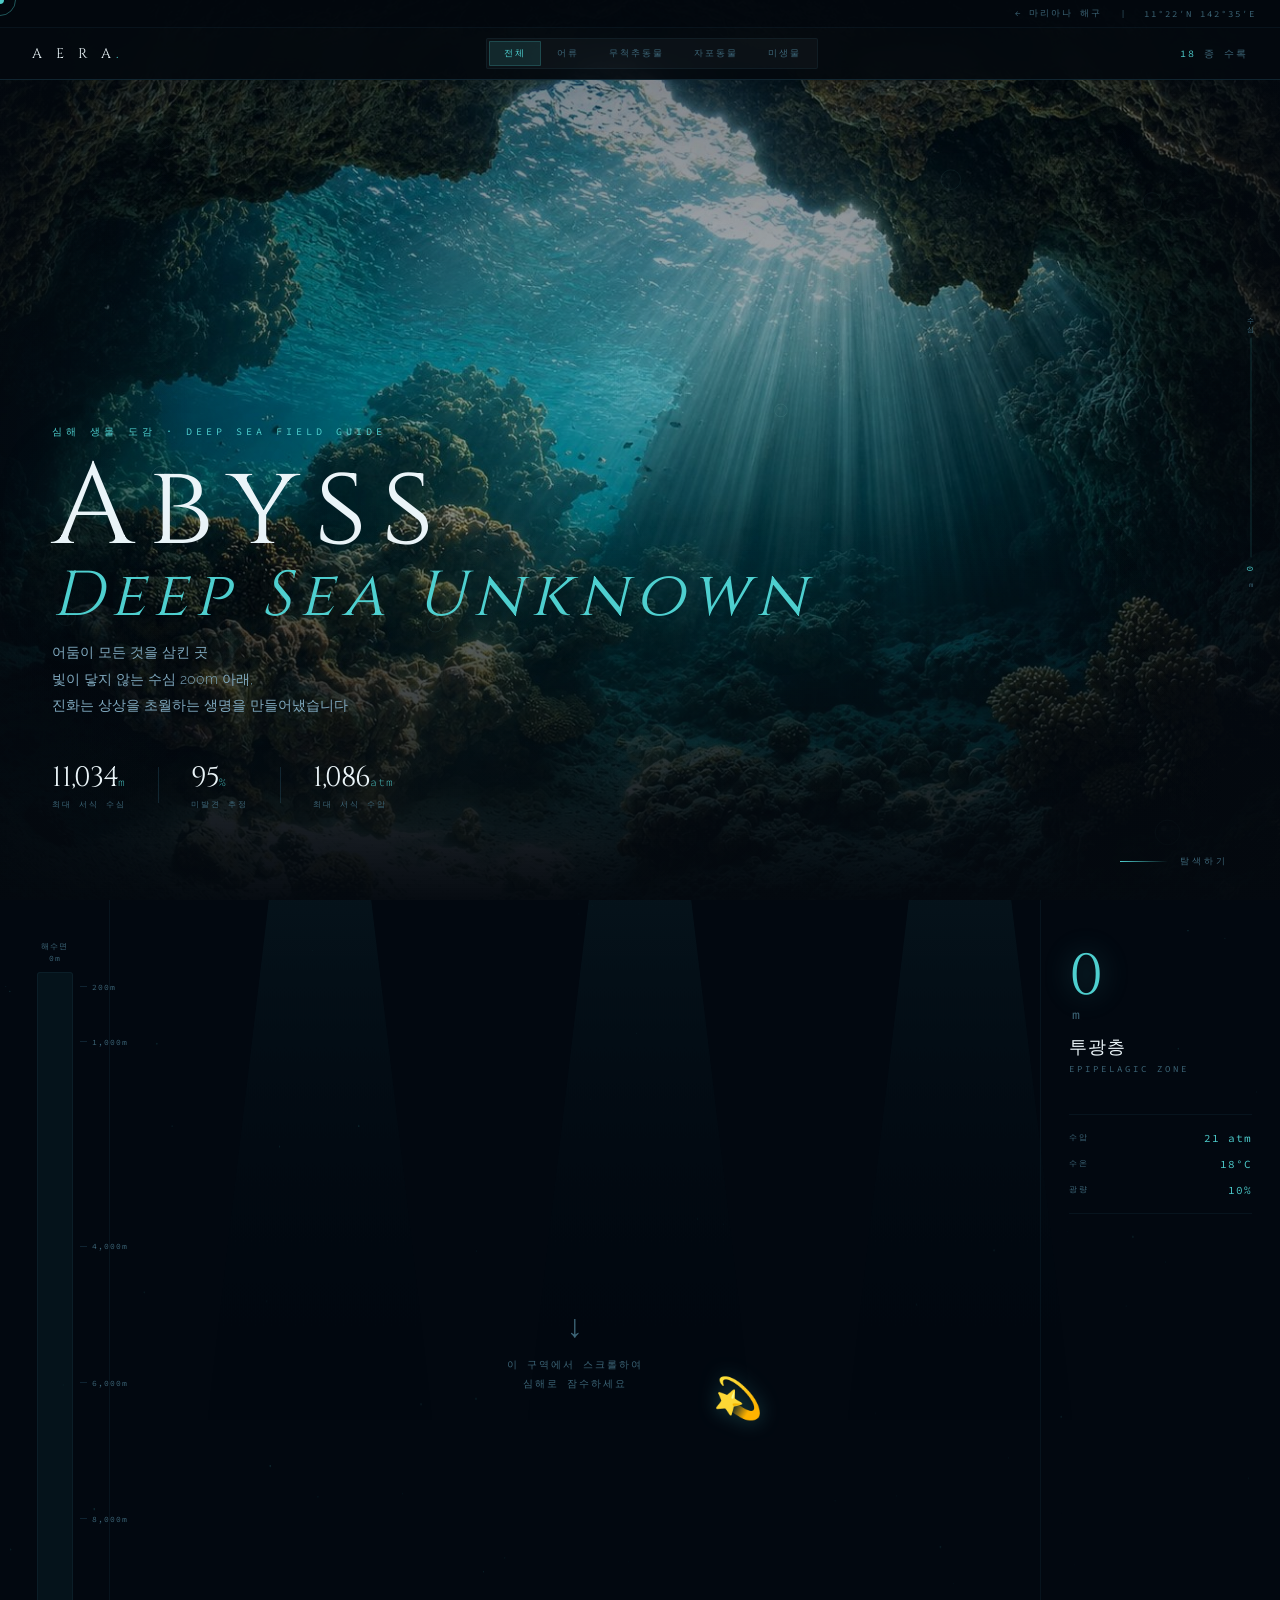
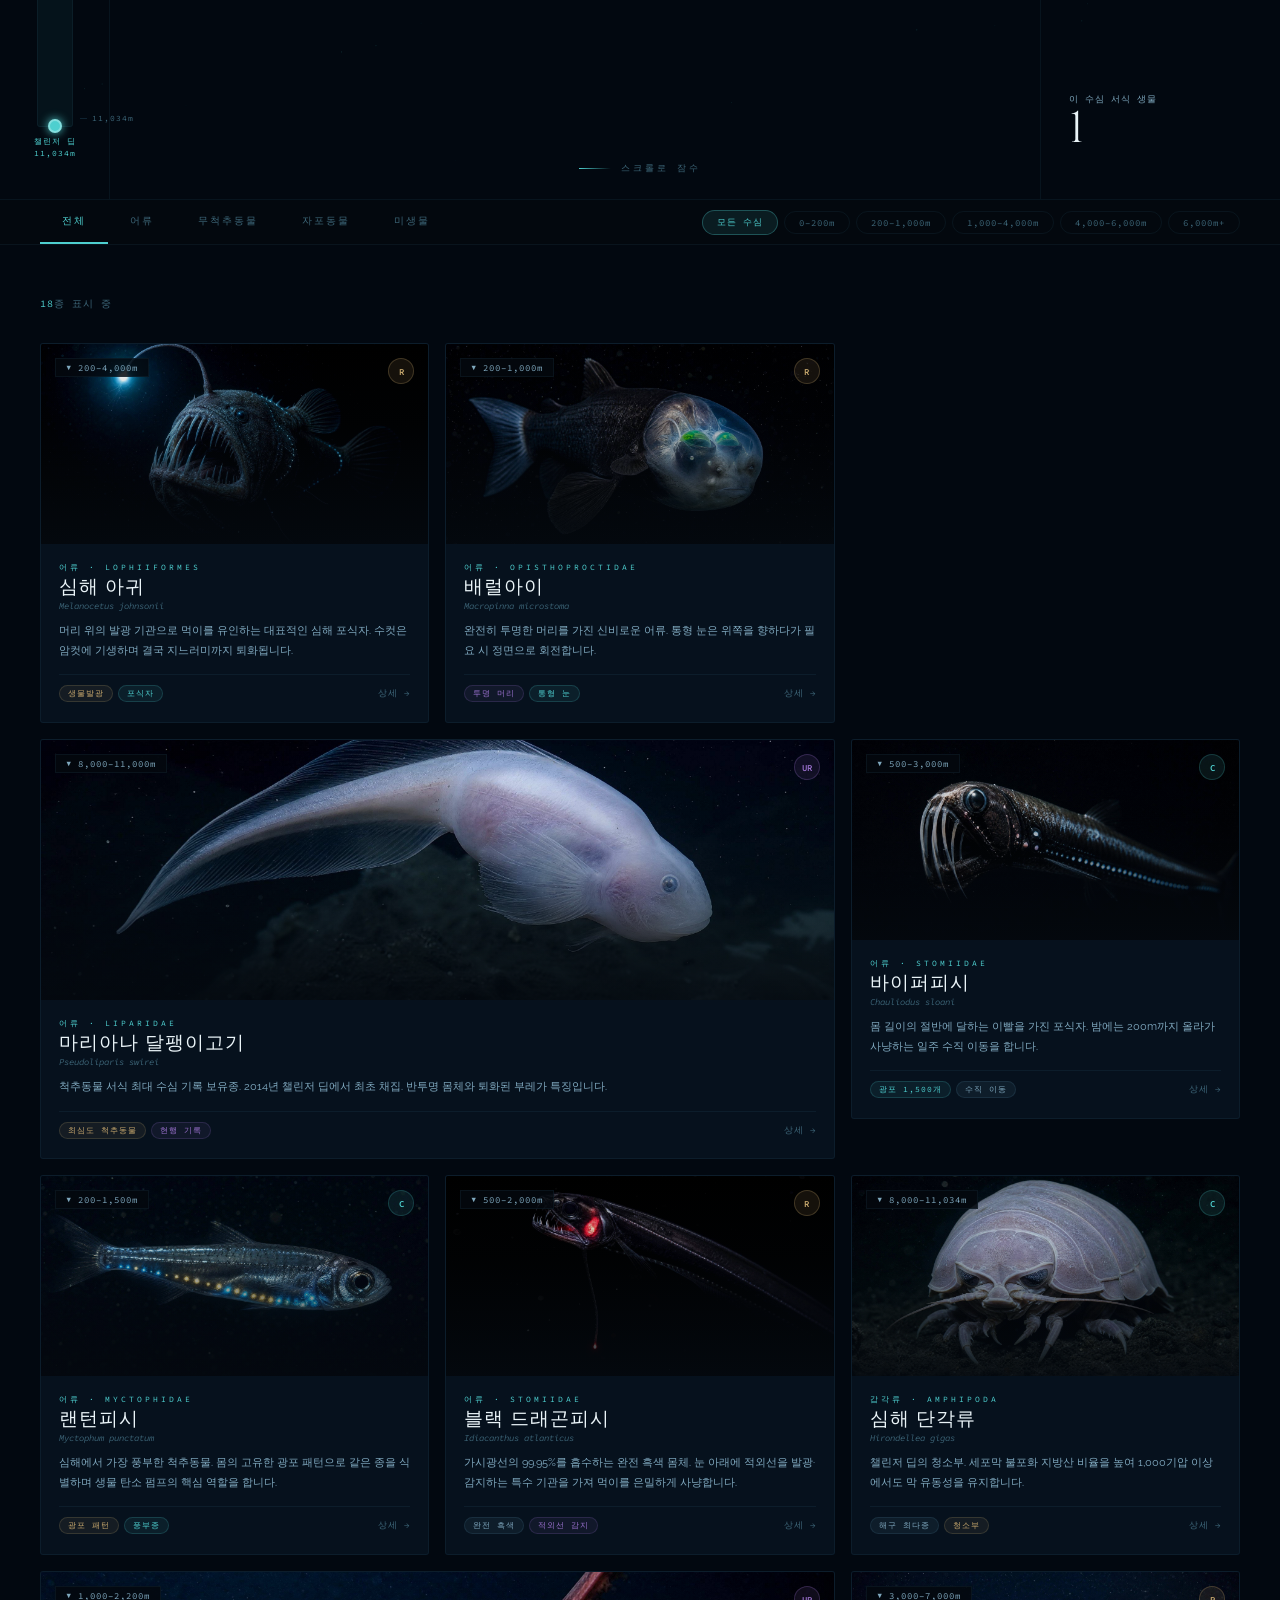
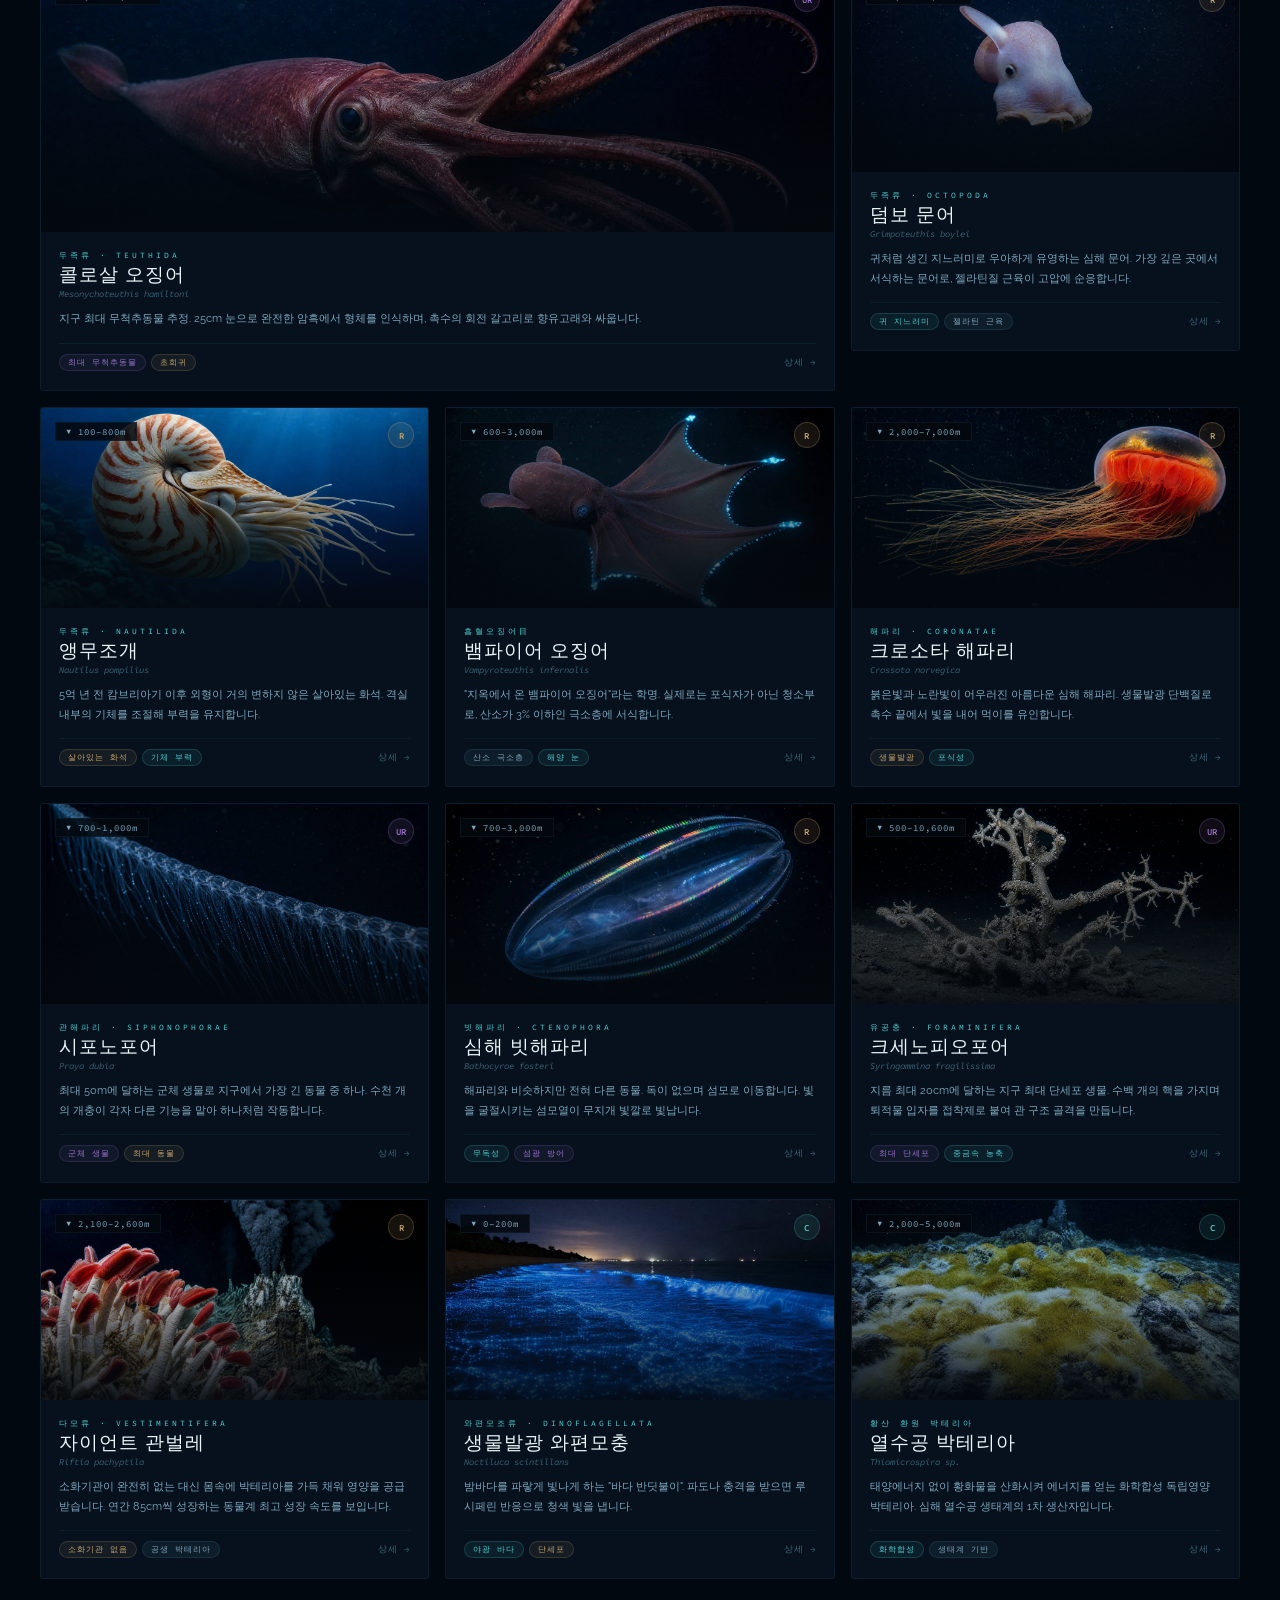
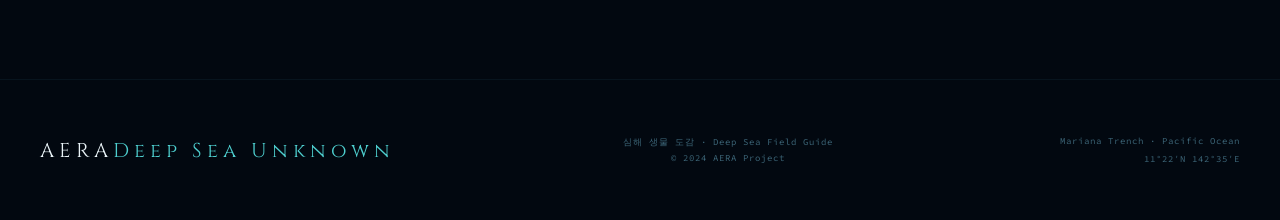
<file: abis/index.html>
<!DOCTYPE html>
<html lang="ko">
<head>
  <meta charset="UTF-8"/>
  <meta name="viewport" content="width=device-width, initial-scale=1.0"/>
  <title>AERA — 심해 생물 도감</title>
  <link href="https://fonts.googleapis.com/css2?family=Cinzel:wght@300;400;600&family=Raleway:ital,wght@0,200;0,300;0,400;1,200;1,300&family=Source+Code+Pro:wght@300;400&display=swap" rel="stylesheet"/>
  <style>
    :root {
      --bg:#04090f; --bg2:#071018;
      --panel:rgba(8,20,34,.82); --panel2:rgba(5,14,24,.92);
      --border:rgba(80,160,200,.18); --border2:rgba(80,160,200,.08);
      --cyan:#4ecfcf; --cyan2:#2ab8d0;
      --gold:#c8a96e; --violet:#9b72cf;
      --text:#c8dde8; --text2:#7fa8be; --text3:#3d6678; --white:#eaf4f8;
      --serif:'Cinzel',Georgia,serif;
      --sans:'Raleway',sans-serif;
      --mono:'Source Code Pro',monospace;
    }
    *,*::before,*::after{margin:0;padding:0;box-sizing:border-box;}
    html{scroll-behavior:smooth;}
    body{
      background-color:#020810;
      color:var(--text);font-family:var(--sans);overflow-x:hidden;cursor:none;
    }
    #hero-bubble{display:none;}
    /* 전체 화면 버블 캔버스 */
    #global-bubble{
      position:fixed;inset:0;
      width:100%;height:100%;
      pointer-events:none;
      z-index:1;
    }
    /* 히어로 — 발광 식물 배경 */
    .hero-bg-img{
      position:absolute;inset:0;z-index:0;
      background:url('hero-bg.jpg') center center/cover no-repeat;
    }
    /* 수심 슬라이더 ~ 끝까지 — 심해 어비스 배경 */
    #depth-slider-section,
    .filter-bar,
    .grid-section,
    .site-footer{
      position:relative;
    }
    #depth-bg{
      position:fixed;
      top:0;left:0;right:0;bottom:0;
      z-index:-1;
      background:url('bg-abyss.png') center top/cover no-repeat;
      opacity:0;
      transition:opacity .8s ease;
    }
    #depth-bg.visible{ opacity:1; }

    /* 커서 */
    #cur{position:fixed;width:8px;height:8px;background:var(--cyan);border-radius:50%;pointer-events:none;z-index:9999;transform:translate(-50%,-50%);mix-blend-mode:exclusion;transition:width .2s,height .2s;}
    #cur-ring{position:fixed;width:32px;height:32px;border:1px solid rgba(78,207,207,.4);border-radius:50%;pointer-events:none;z-index:9998;transform:translate(-50%,-50%);}

    /* 유틸바 */
    .util-bar{position:fixed;top:0;left:0;right:0;z-index:300;height:28px;background:rgba(3,8,14,.97);border-bottom:1px solid var(--border2);display:flex;align-items:center;justify-content:flex-end;padding:0 24px;gap:20px;}
    .util-bar a{font-family:var(--mono);font-size:9px;letter-spacing:2px;color:var(--text3);text-decoration:none;text-transform:uppercase;transition:color .3s;}
    .util-bar a:hover{color:var(--cyan);}
    .util-sep{color:var(--text3);font-size:9px;}

    /* NAV */
    nav{position:fixed;top:28px;left:0;right:0;z-index:290;height:52px;padding:0 32px;display:flex;align-items:center;justify-content:space-between;background:rgba(4,9,15,.92);backdrop-filter:blur(12px);border-bottom:1px solid var(--border);}
    .nav-logo{font-family:var(--serif);font-size:14px;font-weight:300;letter-spacing:5px;color:var(--white);text-decoration:none;}
    .nav-logo span{color:var(--cyan);}
    .nav-tabs{display:flex;align-items:center;gap:2px;background:rgba(255,255,255,.03);border:1px solid var(--border2);border-radius:2px;padding:2px;}
    .nav-tab{font-family:var(--mono);font-size:9px;letter-spacing:2px;text-transform:uppercase;color:var(--text3);padding:5px 14px;cursor:pointer;border-radius:1px;transition:all .25s;background:transparent;border:none;}
    .nav-tab:hover{color:var(--text);}
    .nav-tab.active{background:rgba(78,207,207,.12);color:var(--cyan);border:1px solid rgba(78,207,207,.2);}
    .nav-right{display:flex;align-items:center;gap:12px;}
    .nav-count{font-family:var(--mono);font-size:10px;letter-spacing:2px;color:var(--text3);}
    .nav-count b{color:var(--cyan);font-weight:400;}

    /* HERO */
    .hero{position:relative;height:100vh;display:flex;flex-direction:column;justify-content:flex-end;padding:0 52px 90px;overflow:hidden;}
    .hero-bg-img{position:absolute;inset:0;z-index:0;background:url('hero-bg.jpg') center center/cover no-repeat;}
    .hero-bg-overlay{position:absolute;inset:0;z-index:1;background:radial-gradient(ellipse 70% 60% at 50% 40%,rgba(0,15,25,.3) 0%,rgba(0,8,18,.65) 100%);}
    #hero-bubble{position:absolute;inset:0;width:100%;height:100%;z-index:2;pointer-events:none;}
    .hero-fog{position:absolute;bottom:0;left:0;right:0;height:45%;background:linear-gradient(to top,rgba(4,9,15,.97) 0%,rgba(4,9,15,.5) 45%,transparent 100%);z-index:3;pointer-events:none;}
    .hero-fog-l{position:absolute;top:0;left:0;bottom:0;width:15%;background:linear-gradient(to right,rgba(4,9,15,.7) 0%,transparent 100%);z-index:3;pointer-events:none;}
    .hero-fog-r{position:absolute;top:0;right:0;bottom:0;width:15%;background:linear-gradient(to left,rgba(4,9,15,.7) 0%,transparent 100%);z-index:3;pointer-events:none;}
    .hero-content{position:relative;z-index:4;}
    .hero-eyebrow{font-family:var(--mono);font-size:10px;letter-spacing:4px;text-transform:uppercase;color:var(--cyan);margin-bottom:18px;opacity:0;animation:fadeUp .8s .3s forwards;}
    .hero-title{font-family:var(--serif);font-size:clamp(56px,9vw,120px);font-weight:300;line-height:.9;letter-spacing:14px;color:var(--white);text-shadow:0 0 80px rgba(78,207,207,.35);margin-bottom:14px;opacity:0;animation:fadeUp 1s .5s forwards;}
    .hero-title em{font-style:italic;color:var(--cyan);font-size:.55em;letter-spacing:8px;display:block;margin-top:8px;}
    .hero-desc{font-size:14px;font-weight:300;line-height:1.9;color:var(--text2);max-width:460px;margin-bottom:40px;opacity:0;animation:fadeUp .8s .8s forwards;}
    .hero-stats{display:flex;align-items:center;gap:0;opacity:0;animation:fadeUp .8s 1s forwards;}
    .hstat{padding:0 32px 0 0;}
    .hstat-val{display:block;font-family:var(--serif);font-size:28px;font-weight:300;color:var(--white);letter-spacing:-1px;}
    .hstat-val small{font-family:var(--mono);font-size:11px;color:var(--cyan);letter-spacing:1px;}
    .hstat-label{display:block;font-family:var(--mono);font-size:8px;letter-spacing:2px;text-transform:uppercase;color:var(--text3);margin-top:3px;}
    .hstat-div{width:1px;height:36px;background:var(--border);margin-right:32px;}
    .hero-scroll{position:absolute;bottom:32px;right:52px;display:flex;align-items:center;gap:12px;z-index:4;opacity:0;animation:fadeUp .8s 1.4s forwards;}
    .hero-scroll-line{width:48px;height:1px;background:linear-gradient(to right,var(--cyan),transparent);}
    .hero-scroll span{font-family:var(--mono);font-size:9px;letter-spacing:3px;color:var(--text3);text-transform:uppercase;}
    @keyframes fadeUp{from{opacity:0;transform:translateY(20px)}to{opacity:1;transform:none}}

    /* ══ 수심 슬라이더 섹션 ══ */
    #depth-slider-section{
      position:relative;height:100vh;min-height:600px;
      display:grid;grid-template-columns:110px 1fr 240px;
      overflow:hidden;border-bottom:1px solid var(--border2);
    }
    #ds-canvas{position:absolute;inset:0;width:100%;height:100%;pointer-events:none;z-index:0;}

    /* 좌측 바 */
    .ds-bar-wrap{position:relative;z-index:2;display:flex;flex-direction:column;align-items:center;padding:40px 0;gap:8px;border-right:1px solid var(--border2);}
    .ds-bar-label{font-family:var(--mono);font-size:8px;letter-spacing:1px;color:var(--text3);text-align:center;line-height:1.5;}
    .ds-bar-label.bot{color:var(--cyan);}
    .ds-bar-outer{position:relative;width:36px;flex:1;background:rgba(78,207,207,.06);border:1px solid var(--border2);border-radius:3px;}
    .ds-bar-fill{position:absolute;bottom:0;left:0;right:0;height:0;background:linear-gradient(to top,var(--cyan),rgba(78,207,207,.15));border-radius:0 0 3px 3px;box-shadow:0 0 10px rgba(78,207,207,.3);}
    .ds-handle{position:absolute;left:50%;transform:translateX(-50%) translateY(50%);bottom:0;width:14px;height:14px;border-radius:50%;background:var(--cyan);box-shadow:0 0 10px var(--cyan);border:2px solid rgba(255,255,255,.3);}
    .ds-marker{position:absolute;left:42px;transform:translateY(-50%);display:flex;align-items:center;gap:5px;cursor:pointer;transition:color .2s;}
    .ds-marker::before{content:'';width:7px;height:1px;background:var(--border);}
    .ds-marker span{font-family:var(--mono);font-size:8px;letter-spacing:1px;color:var(--text3);white-space:nowrap;transition:color .2s;}
    .ds-marker:hover span{color:var(--cyan);}

    /* 가운데 스테이지 */
    .ds-stage{position:relative;z-index:2;display:flex;align-items:center;justify-content:center;overflow:hidden;user-select:none;}
    .ds-hint{text-align:center;pointer-events:none;transition:opacity .6s;}
    .ds-hint-icon{font-size:32px;color:var(--text3);animation:pulse 2s ease-in-out infinite;margin-bottom:10px;}
    @keyframes pulse{0%,100%{opacity:.4;transform:translateY(0)}50%{opacity:1;transform:translateY(6px)}}
    .ds-hint p{font-family:var(--mono);font-size:10px;letter-spacing:2px;color:var(--text3);line-height:1.9;text-transform:uppercase;}
    .ds-creatures{position:absolute;inset:0;pointer-events:none;}
    .ds-node{position:absolute;display:flex;flex-direction:column;align-items:center;gap:5px;cursor:pointer;pointer-events:all;transform:translate(-50%,-50%);opacity:0;transition:opacity .7s;}
    .ds-node.show{opacity:1;}
    .ds-node-emoji{font-size:40px;line-height:1;filter:drop-shadow(0 0 10px rgba(78,207,207,.35));transition:transform .3s,filter .3s;}
    .ds-node:hover .ds-node-emoji{transform:scale(1.18);filter:drop-shadow(0 0 22px rgba(78,207,207,.75));}
    .ds-node-name{font-family:var(--mono);font-size:9px;letter-spacing:1px;color:var(--text2);white-space:nowrap;opacity:0;transition:opacity .25s;}
    .ds-node:hover .ds-node-name{opacity:1;}
    .ds-node-range{font-family:var(--mono);font-size:8px;color:var(--text3);white-space:nowrap;opacity:0;transition:opacity .25s;}
    .ds-node:hover .ds-node-range{opacity:1;}

    /* 우측 정보 패널 */
    .ds-panel{position:relative;z-index:2;padding:48px 28px;border-left:1px solid var(--border2);display:flex;flex-direction:column;gap:0;}
    .ds-num{font-family:var(--serif);font-size:clamp(36px,4.5vw,58px);font-weight:300;letter-spacing:-2px;color:var(--cyan);text-shadow:0 0 28px rgba(78,207,207,.4);line-height:1;}
    .ds-m{font-family:var(--mono);font-size:13px;color:var(--text3);letter-spacing:2px;margin-left:3px;}
    .ds-zone{font-family:var(--serif);font-size:18px;font-weight:300;color:var(--white);letter-spacing:1px;margin:12px 0 3px;}
    .ds-zone-en{font-family:var(--mono);font-size:9px;letter-spacing:3px;color:var(--text3);text-transform:uppercase;margin-bottom:24px;}
    .ds-div{height:1px;background:var(--border2);margin:16px 0;}
    .ds-stats{display:flex;flex-direction:column;gap:12px;}
    .ds-stat{display:flex;justify-content:space-between;align-items:center;}
    .ds-stat-k{font-family:var(--mono);font-size:8px;letter-spacing:2px;color:var(--text3);text-transform:uppercase;}
    .ds-stat-v{font-family:var(--mono);font-size:11px;color:var(--cyan);letter-spacing:1px;}
    .ds-species-box{margin-top:auto;padding-top:20px;}
    .ds-species-label{font-family:var(--mono);font-size:9px;letter-spacing:1px;color:var(--text2);line-height:1.8;}
    .ds-species-count{font-family:var(--serif);font-size:44px;font-weight:300;color:var(--white);line-height:1;letter-spacing:-1px;}

    /* 스크롤 안내 */
    .ds-scroll-hint{position:absolute;bottom:24px;left:50%;transform:translateX(-50%);z-index:3;font-family:var(--mono);font-size:9px;letter-spacing:3px;color:var(--text3);text-transform:uppercase;display:flex;align-items:center;gap:10px;pointer-events:none;}
    .ds-scroll-line{width:32px;height:1px;background:linear-gradient(to right,var(--cyan),transparent);}

    /* 필터바 */
    .filter-bar{position:sticky;top:80px;z-index:100;background:rgba(4,9,15,.95);backdrop-filter:blur(12px);border-bottom:1px solid var(--border2);display:flex;align-items:center;justify-content:space-between;padding:0 40px;overflow-x:auto;}
    .filter-tabs{display:flex;}
    .filter-tab{padding:14px 22px;background:transparent;border:none;font-family:var(--mono);font-size:10px;letter-spacing:2px;text-transform:uppercase;color:var(--text3);cursor:pointer;border-bottom:2px solid transparent;transition:all .25s;white-space:nowrap;}
    .filter-tab:hover{color:var(--text2);}
    .filter-tab.active{color:var(--cyan);border-bottom-color:var(--cyan);}
    .filter-depth{display:flex;align-items:center;gap:6px;padding:8px 0;overflow-x:auto;}
    .depth-chip{padding:5px 14px;background:transparent;border:1px solid var(--border2);border-radius:40px;font-family:var(--mono);font-size:9px;letter-spacing:1px;color:var(--text3);cursor:pointer;white-space:nowrap;transition:all .25s;}
    .depth-chip:hover{border-color:var(--border);color:var(--text2);}
    .depth-chip.active{background:rgba(78,207,207,.1);border-color:rgba(78,207,207,.3);color:var(--cyan);}

    /* 그리드 */
    .grid-section{padding:52px 40px 100px;}
    .grid-header{display:flex;align-items:center;justify-content:space-between;margin-bottom:32px;}
    .grid-showing{font-family:var(--mono);font-size:10px;letter-spacing:1px;color:var(--text3);}
    .grid-showing b{color:var(--cyan);font-weight:400;}
    .creature-grid{display:grid;grid-template-columns:repeat(auto-fill,minmax(300px,1fr));gap:16px;}

    /* 카드 */
    .creature-card{height:380px;perspective:1000px;cursor:pointer;}
    .creature-card.wide{grid-column:span 2;height:420px;}
    .card-inner{position:relative;width:100%;height:100%;transform-style:preserve-3d;transition:transform .65s cubic-bezier(.4,0,.2,1);}
    .creature-card:hover .card-inner{transform:rotateY(180deg);}
    .card-front,.card-back{position:absolute;inset:0;backface-visibility:hidden;-webkit-backface-visibility:hidden;border-radius:3px;border:1px solid var(--border2);overflow:hidden;}
    .card-front{background:var(--panel);}
    .card-front::before{content:'';position:absolute;top:0;left:0;right:0;height:1px;background:linear-gradient(to right,transparent,var(--cyan),transparent);transform:scaleX(0);transition:transform .5s;}
    .creature-card:hover .card-front::before{transform:scaleX(1);}
    .card-back{transform:rotateY(180deg);background:linear-gradient(145deg,rgba(4,20,40,.97),rgba(4,9,15,.99));border-color:rgba(78,207,207,.2);display:flex;flex-direction:column;padding:22px;}
    .card-back::before{content:'';position:absolute;top:0;left:0;right:0;height:1px;background:linear-gradient(to right,transparent,var(--cyan),transparent);}
    .card-visual{position:relative;height:200px;display:flex;align-items:center;justify-content:center;overflow:hidden;}
    .creature-card.wide .card-visual{height:260px;}
    .card-img{position:absolute;inset:0;width:100%;height:100%;object-fit:cover;transition:transform .6s ease;}
    .creature-card:hover .card-img{transform:scale(1.06);}
    /* 이미지 위 그라디언트 오버레이 */
    .card-visual::after{content:'';position:absolute;inset:0;background:linear-gradient(to top,rgba(4,9,15,.9) 0%,rgba(4,9,15,.2) 60%,transparent 100%);pointer-events:none;z-index:1;}
    .card-canvas{position:absolute;inset:0;width:100%;height:100%;display:block;}
    .card-emoji{position:relative;z-index:1;font-size:72px;line-height:1;filter:drop-shadow(0 0 20px rgba(78,207,207,.5));user-select:none;}
    .creature-card.wide .card-emoji{font-size:100px;}
    .card-depth-badge{position:absolute;top:14px;left:14px;padding:3px 10px;background:rgba(4,9,15,.85);border:1px solid var(--border2);font-family:var(--mono);font-size:9px;letter-spacing:1px;color:var(--text2);z-index:2;}
    .card-rarity{position:absolute;top:14px;right:14px;width:26px;height:26px;border-radius:50%;display:flex;align-items:center;justify-content:center;font-family:var(--mono);font-size:9px;font-weight:600;z-index:2;}
    .rarity-c{background:rgba(78,207,207,.1);border:1px solid rgba(78,207,207,.2);color:var(--cyan);}
    .rarity-r{background:rgba(200,169,110,.1);border:1px solid rgba(200,169,110,.25);color:var(--gold);}
    .rarity-ur{background:rgba(155,114,207,.1);border:1px solid rgba(155,114,207,.25);color:var(--violet);}
    .card-info{padding:18px 18px 14px;}
    .card-taxon{font-family:var(--mono);font-size:8px;letter-spacing:3px;text-transform:uppercase;color:var(--cyan);margin-bottom:4px;}
    .card-name{font-family:var(--serif);font-size:19px;font-weight:300;letter-spacing:1px;color:var(--white);margin-bottom:2px;line-height:1.1;}
    .card-latin{font-family:var(--mono);font-size:9px;color:var(--text3);font-style:italic;margin-bottom:10px;}
    .card-desc{font-size:11px;line-height:1.8;color:var(--text2);display:-webkit-box;-webkit-line-clamp:3;-webkit-box-orient:vertical;overflow:hidden;}
    .card-footer{display:flex;align-items:center;justify-content:space-between;margin-top:14px;padding-top:10px;border-top:1px solid var(--border2);}
    .card-tags{display:flex;gap:5px;flex-wrap:wrap;}
    .card-tag{padding:2px 8px;border-radius:20px;font-family:var(--mono);font-size:8px;letter-spacing:1px;}
    .tag-cyan{background:rgba(78,207,207,.08);border:1px solid rgba(78,207,207,.18);color:var(--cyan);}
    .tag-gold{background:rgba(200,169,110,.08);border:1px solid rgba(200,169,110,.18);color:var(--gold);}
    .tag-violet{background:rgba(155,114,207,.08);border:1px solid rgba(155,114,207,.18);color:var(--violet);}
    .tag-fog{background:rgba(61,102,120,.15);border:1px solid rgba(61,102,120,.25);color:var(--text2);}
    .card-more{font-family:var(--mono);font-size:9px;letter-spacing:1px;color:var(--text3);flex-shrink:0;}
    /* 뒷면 */
    .cb-taxon{font-family:var(--mono);font-size:8px;letter-spacing:3px;text-transform:uppercase;color:var(--cyan);margin-bottom:5px;}
    .cb-name{font-family:var(--serif);font-size:17px;font-weight:300;letter-spacing:1px;color:var(--white);margin-bottom:2px;line-height:1.1;}
    .cb-latin{font-family:var(--mono);font-size:8px;color:var(--text3);font-style:italic;margin-bottom:12px;}
    .cb-specs{display:flex;flex-direction:column;gap:7px;margin-bottom:12px;}
    .cb-spec{display:flex;justify-content:space-between;align-items:center;padding:5px 0;border-bottom:1px solid var(--border2);}
    .cb-spec-k{font-family:var(--mono);font-size:8px;letter-spacing:1px;color:var(--text3);text-transform:uppercase;}
    .cb-spec-v{font-family:var(--mono);font-size:10px;color:var(--cyan);}
    .cb-desc{font-size:11px;line-height:1.7;color:var(--text2);flex:1;display:-webkit-box;-webkit-line-clamp:4;-webkit-box-orient:vertical;overflow:hidden;}
    .cb-hint{margin-top:auto;padding-top:10px;font-family:var(--mono);font-size:8px;letter-spacing:2px;color:var(--text3);text-align:center;border-top:1px solid var(--border2);}

    /* ══ 모달 — 글래스모피즘 좌우 레이아웃 ══ */
    .modal-bg{
      position:fixed;inset:0;z-index:500;
      background:rgba(2,6,14,.75);
      backdrop-filter:blur(18px);
      display:flex;align-items:center;justify-content:center;
      padding:32px;opacity:0;pointer-events:none;
      transition:opacity .4s;
    }
    .modal-bg.open{opacity:1;pointer-events:all;}

    .modal{
      position:relative;
      width:100%;max-width:1000px;
      height:min(620px,88vh);
      display:grid;
      grid-template-columns:1.1fr 1fr;
      border-radius:16px;
      overflow:hidden;
      transform:translateY(28px) scale(.97);
      transition:transform .4s cubic-bezier(.34,1.56,.64,1);
      box-shadow:0 40px 100px rgba(0,0,0,.7), 0 0 0 1px rgba(78,207,207,.12);
    }
    .modal-bg.open .modal{transform:none;}

    /* 왼쪽 — 이미지 패널 */
    .modal-img-panel{
      position:relative;
      background:linear-gradient(135deg,rgba(4,20,40,.9),rgba(2,10,22,1));
      display:flex;align-items:center;justify-content:center;
      overflow:hidden;
    }
    .modal-img-panel::before{
      content:'';position:absolute;inset:0;
      background:radial-gradient(ellipse 80% 80% at 50% 50%,
        rgba(78,207,207,.08) 0%,transparent 70%);
    }
    .modal-img-canvas{
      position:absolute;inset:0;width:100%;height:100%;
      display:block;opacity:.6;
    }
    .modal-emoji-main{
      position:relative;z-index:1;
      font-size:clamp(120px,16vw,200px);
      line-height:1;user-select:none;
      filter:drop-shadow(0 0 48px rgba(78,207,207,.5))
             drop-shadow(0 0 100px rgba(78,207,207,.2));
      animation:modal-float 5s ease-in-out infinite;
    }
    @keyframes modal-float{
      0%,100%{transform:translateY(0) rotate(-3deg);}
      50%{transform:translateY(-16px) rotate(3deg);}
    }
    /* 모달 실제 이미지 */
    .modal-real-img{
      position:absolute;inset:0;width:100%;height:100%;
      object-fit:cover;z-index:0;
      transition:transform .5s ease;
    }
    .modal-img-panel:hover .modal-real-img{transform:scale(1.04);}
    .modal-img-panel::after{
      content:'';position:absolute;inset:0;z-index:1;
      background:linear-gradient(to top,rgba(2,8,18,.88) 0%,rgba(2,8,18,.1) 55%,transparent 100%);
      pointer-events:none;
    }
    .modal-depth-badge{z-index:2;}
    .modal-emoji-main{z-index:2;}
    /* 왼쪽 하단 수심 배지 */
    .modal-depth-badge{
      position:absolute;bottom:24px;left:24px;right:24px;
      padding:14px 18px;z-index:2;
      background:rgba(4,9,15,.6);
      backdrop-filter:blur(12px);
      border:1px solid rgba(78,207,207,.15);
      border-radius:10px;
      display:flex;align-items:center;justify-content:space-between;
    }
    .mdb-label{font-family:var(--mono);font-size:8px;letter-spacing:3px;text-transform:uppercase;color:var(--text3);}
    .mdb-val{font-family:var(--serif);font-size:18px;font-weight:300;color:var(--cyan);letter-spacing:-0.5px;}
    .mdb-rarity{padding:3px 10px;border-radius:20px;font-family:var(--mono);font-size:9px;letter-spacing:1px;}

    /* 오른쪽 — 정보 패널 */
    .modal-info-panel{
      position:relative;
      background:rgba(6,16,30,.82);
      backdrop-filter:blur(20px);
      border-left:1px solid rgba(78,207,207,.1);
      padding:36px 32px 32px;
      overflow-y:auto;
      display:flex;flex-direction:column;gap:0;
    }
    .modal-info-panel::-webkit-scrollbar{width:3px;}
    .modal-info-panel::-webkit-scrollbar-thumb{background:var(--border);}

    /* 닫기 버튼 */
    .modal-close{
      position:absolute;top:16px;right:16px;z-index:10;
      width:32px;height:32px;border-radius:50%;
      background:rgba(61,102,120,.35);border:1px solid rgba(78,207,207,.15);
      color:var(--text2);font-size:12px;cursor:pointer;
      display:flex;align-items:center;justify-content:center;
      transition:all .25s;
    }
    .modal-close:hover{background:rgba(78,207,207,.18);color:var(--cyan);border-color:rgba(78,207,207,.4);}

    .mi-tag{font-family:var(--mono);font-size:9px;letter-spacing:3px;text-transform:uppercase;color:var(--cyan);margin-bottom:8px;}
    .mi-name{font-family:var(--serif);font-size:clamp(24px,3.5vw,36px);font-weight:300;line-height:1.05;letter-spacing:-0.5px;color:var(--white);margin-bottom:5px;}
    .mi-latin{font-family:var(--mono);font-size:10px;color:var(--text3);font-style:italic;letter-spacing:.5px;margin-bottom:18px;}
    .mi-tags{display:flex;gap:6px;flex-wrap:wrap;margin-bottom:20px;}
    .mi-desc{font-size:13px;line-height:1.9;color:var(--text2);margin-bottom:20px;}

    /* 스펙 그리드 */
    .mi-specs{display:grid;grid-template-columns:1fr 1fr;gap:8px;margin-bottom:20px;}
    .mi-spec{padding:12px 14px;background:rgba(4,9,15,.6);border:1px solid var(--border2);border-radius:8px;}
    .mi-spec-label{font-family:var(--mono);font-size:7px;letter-spacing:2px;text-transform:uppercase;color:var(--text3);margin-bottom:4px;}
    .mi-spec-val{font-family:var(--serif);font-size:16px;font-weight:300;color:var(--white);}

    /* 섹션 헤더 */
    .mi-sec{font-family:var(--mono);font-size:8px;letter-spacing:3px;text-transform:uppercase;color:var(--text3);margin:16px 0 10px;display:flex;align-items:center;gap:8px;}
    .mi-sec::before{content:'';width:16px;height:1px;background:var(--text3);}
    .mi-adapt{padding:14px 16px;background:rgba(78,207,207,.03);border:1px solid rgba(78,207,207,.08);border-radius:8px;font-size:12px;line-height:1.9;color:var(--text);}
    .mi-adapt p+p{margin-top:8px;}

    .mi-trivia{display:flex;flex-direction:column;gap:8px;}
    .mi-trivia-item{display:flex;gap:10px;align-items:flex-start;padding:10px 14px;background:rgba(4,9,15,.5);border:1px solid var(--border2);border-radius:8px;font-size:12px;line-height:1.8;color:var(--text2);}
    .mi-trivia-icon{font-size:15px;flex-shrink:0;}

    @media(max-width:700px){
      .modal{grid-template-columns:1fr;grid-template-rows:280px 1fr;max-height:92vh;}
      .modal-img-panel{border-radius:16px 16px 0 0;}
      .modal-info-panel{border-left:none;border-top:1px solid rgba(78,207,207,.1);}
      .modal-emoji-main{font-size:100px;}
    }

    /* footer */
    .site-footer{padding:52px 40px;border-top:1px solid var(--border2);display:flex;align-items:center;justify-content:space-between;flex-wrap:wrap;gap:20px;}
    .footer-logo{font-family:var(--serif);font-size:20px;font-weight:300;letter-spacing:5px;color:var(--white);}
    .footer-logo span{color:var(--cyan);}
    .footer-info{font-family:var(--mono);font-size:9px;letter-spacing:1px;color:var(--text3);text-align:center;line-height:1.8;}
    .footer-right{font-family:var(--mono);font-size:9px;letter-spacing:1px;color:var(--text3);text-align:right;line-height:2;}

    /* 수심 게이지 (우측 고정) */
    #depth-gauge{position:fixed;right:24px;top:50%;transform:translateY(-50%);z-index:150;display:flex;flex-direction:column;align-items:center;gap:8px;pointer-events:none;}
    .gauge-label-top{font-family:var(--mono);font-size:7px;letter-spacing:2px;color:var(--text3);writing-mode:vertical-rl;text-transform:uppercase;}
    .gauge-track{width:2px;height:220px;background:rgba(78,207,207,.1);border-radius:2px;position:relative;overflow:hidden;}
    .gauge-fill{position:absolute;top:0;left:0;right:0;height:0%;background:linear-gradient(to bottom,var(--cyan),rgba(78,207,207,.2));box-shadow:0 0 6px var(--cyan);transition:height .4s;}
    .gauge-num{font-family:var(--mono);font-size:9px;letter-spacing:1px;color:var(--cyan);writing-mode:vertical-rl;font-variant-numeric:tabular-nums;}
    .gauge-unit{font-family:var(--mono);font-size:7px;color:var(--text3);}

    @media(max-width:900px){
      .hero{padding:0 24px 80px;}
      nav{padding:0 20px;}
      .nav-tabs{display:none;}
      #depth-slider-section{grid-template-columns:80px 1fr;}
      .ds-panel{display:none;}
      .creature-card.wide{grid-column:span 1;}
      .grid-section{padding:40px 16px 80px;}
      .modal-body{padding:24px 24px 32px;}
      .modal-top{grid-template-columns:1fr;}
      .modal-specs{grid-template-columns:1fr 1fr;}
      .site-footer{flex-direction:column;text-align:center;}
      #depth-gauge{display:none;}
    }
  </style>
</head>
<body>
<div id="cur"></div>
<div id="cur-ring"></div>
<div id="depth-bg"></div>
<canvas id="global-bubble"></canvas>
<div id="depth-gauge">
  <span class="gauge-label-top">수심</span>
  <div class="gauge-track"><div class="gauge-fill" id="gauge-fill"></div></div>
  <span class="gauge-num" id="gauge-num">0</span>
  <span class="gauge-unit">m</span>
</div>

<div class="util-bar">
  <a href="../mariana/index.html">← 마리아나 해구</a>
  <span class="util-sep">|</span>
  <a href="#">11°22′N 142°35′E</a>
</div>

<nav>
  <a href="#" class="nav-logo">A E R A<span>.</span></a>
  <div class="nav-tabs">
    <button class="nav-tab active" data-filter="all">전체</button>
    <button class="nav-tab" data-filter="fish">어류</button>
    <button class="nav-tab" data-filter="invertebrate">무척추동물</button>
    <button class="nav-tab" data-filter="cnidarian">자포동물</button>
    <button class="nav-tab" data-filter="microbe">미생물</button>
  </div>
  <div class="nav-right">
    <span class="nav-count"><b id="count-num">20</b> 종 수록</span>
  </div>
</nav>

<!-- HERO -->
<header class="hero">
  <div class="hero-bg-img"></div>
  <div class="hero-bg-overlay"></div>
  <canvas id="hero-bubble"></canvas>
  <div class="hero-fog"></div>
  <div class="hero-fog-l"></div>
  <div class="hero-fog-r"></div>
  <div class="hero-content">
    <div class="hero-eyebrow">심해 생물 도감 · Deep Sea Field Guide</div>
    <h1 class="hero-title">Abyss<em>Deep Sea Unknown</em></h1>
    <p class="hero-desc">어둠이 모든 것을 삼킨 곳<br/>빛이 닿지 않는 수심 200m 아래,<br/>진화는 상상을 초월하는 생명을 만들어냈습니다</p>
    <div class="hero-stats">
      <div class="hstat"><span class="hstat-val">11,034<small>m</small></span><span class="hstat-label">최대 서식 수심</span></div>
      <div class="hstat-div"></div>
      <div class="hstat"><span class="hstat-val">95<small>%</small></span><span class="hstat-label">미발견 추정</span></div>
      <div class="hstat-div"></div>
      <div class="hstat"><span class="hstat-val">1,086<small>atm</small></span><span class="hstat-label">최대 서식 수압</span></div>
    </div>
  </div>
  <div class="hero-scroll">
    <div class="hero-scroll-line"></div>
    <span>탐색하기</span>
  </div>
</header>

<!-- 수심 슬라이더 -->
<section id="depth-slider-section">
  <canvas id="ds-canvas"></canvas>

  <div class="ds-bar-wrap">
    <div class="ds-bar-label">해수면<br/>0m</div>
    <div class="ds-bar-outer" id="ds-bar-outer">
      <div class="ds-bar-fill" id="ds-bar-fill"></div>
      <div class="ds-handle" id="ds-handle"></div>
      <div class="ds-marker" style="top:1.8%" data-m="200"><span>200m</span></div>
      <div class="ds-marker" style="top:9.1%" data-m="1000"><span>1,000m</span></div>
      <div class="ds-marker" style="top:36.3%" data-m="4000"><span>4,000m</span></div>
      <div class="ds-marker" style="top:54.4%" data-m="6000"><span>6,000m</span></div>
      <div class="ds-marker" style="top:72.5%" data-m="8000"><span>8,000m</span></div>
      <div class="ds-marker" style="top:99%" data-m="11034"><span>11,034m</span></div>
    </div>
    <div class="ds-bar-label bot">챌린저 딥<br/>11,034m</div>
  </div>

  <div class="ds-stage" id="ds-stage">
    <div class="ds-hint" id="ds-hint">
      <div class="ds-hint-icon">↓</div>
      <p>이 구역에서 스크롤하여<br/>심해로 잠수하세요</p>
    </div>
    <div class="ds-creatures" id="ds-creatures"></div>
  </div>

  <div class="ds-panel">
    <span class="ds-num" id="ds-num">0</span><span class="ds-m">m</span>
    <div class="ds-zone" id="ds-zone">해수면</div>
    <div class="ds-zone-en" id="ds-zone-en">Sea Level</div>
    <div class="ds-div"></div>
    <div class="ds-stats">
      <div class="ds-stat"><span class="ds-stat-k">수압</span><span class="ds-stat-v" id="ds-atm">1 atm</span></div>
      <div class="ds-stat"><span class="ds-stat-k">수온</span><span class="ds-stat-v" id="ds-temp">20°C</span></div>
      <div class="ds-stat"><span class="ds-stat-k">광량</span><span class="ds-stat-v" id="ds-light">100%</span></div>
    </div>
    <div class="ds-div"></div>
    <div class="ds-species-box">
      <div class="ds-species-label">이 수심 서식 생물</div>
      <div class="ds-species-count" id="ds-count">0</div>
    </div>
  </div>

  <div class="ds-scroll-hint">
    <div class="ds-scroll-line"></div>
    <span>스크롤로 잠수</span>
  </div>
</section>

<!-- 필터바 -->
<div class="filter-bar">
  <div class="filter-tabs">
    <button class="filter-tab active" data-filter="all">전체</button>
    <button class="filter-tab" data-filter="fish">어류</button>
    <button class="filter-tab" data-filter="invertebrate">무척추동물</button>
    <button class="filter-tab" data-filter="cnidarian">자포동물</button>
    <button class="filter-tab" data-filter="microbe">미생물</button>
  </div>
  <div class="filter-depth">
    <button class="depth-chip active" data-depth="all">모든 수심</button>
    <button class="depth-chip" data-depth="epipelagic">0–200m</button>
    <button class="depth-chip" data-depth="mesopelagic">200–1,000m</button>
    <button class="depth-chip" data-depth="bathypelagic">1,000–4,000m</button>
    <button class="depth-chip" data-depth="abyssopelagic">4,000–6,000m</button>
    <button class="depth-chip" data-depth="hadopelagic">6,000m+</button>
  </div>
</div>

<!-- 그리드 -->
<main class="grid-section">
  <div class="grid-header">
    <span class="grid-showing"><b id="showing-num">20</b>종 표시 중</span>
  </div>
  <div class="creature-grid" id="creature-grid"></div>
</main>

<!-- 모달 -->
<div class="modal-bg" id="modal-bg">
  <div class="modal">
    <!-- 왼쪽: 이미지 -->
    <div class="modal-img-panel" id="modal-img-panel">
      <canvas class="modal-img-canvas" id="modal-img-canvas"></canvas>
      <div class="modal-emoji-main" id="modal-emoji-main"></div>
      <div class="modal-depth-badge" id="modal-depth-badge"></div>
    </div>
    <!-- 오른쪽: 정보 -->
    <div class="modal-info-panel" id="modal-info-panel">
      <button class="modal-close" id="modal-close">✕</button>
      <div id="modal-body"></div>
    </div>
  </div>
</div>

<footer class="site-footer">
  <div class="footer-logo">AERA<span>Deep Sea Unknown</span></div>
  <div class="footer-info"><p>심해 생물 도감 · Deep Sea Field Guide</p><p>© 2024 AERA Project</p></div>
  <div class="footer-right"><p>Mariana Trench · Pacific Ocean</p><p>11°22′N 142°35′E</p></div>
</footer>

<script>
/* ── 생물 데이터 ─────────────────────────────── */
const SPECIES=[
  {id:'anglerfish',img:'images/anglerfish.png',emoji:'🐡',cat:'fish',depth:'bathypelagic',taxon:'어류 · Lophiiformes',name:'심해 아귀',latin:'Melanocetus johnsonii',depthRange:'200–4,000m',rarity:'r',wide:false,tags:['생물발광','포식자'],tagStyles:['tag-gold','tag-cyan'],desc:'머리 위의 발광 기관으로 먹이를 유인하는 대표적인 심해 포식자. 수컷은 암컷에 기생하며 결국 지느러미까지 퇴화됩니다.',specs:[{l:'최대 체장',v:'20cm'},{l:'서식 수심',v:'200–4,000m'},{l:'수압',v:'최대 408atm'}],adapt:'① 어둠 속 먹이 유인을 위해 박테리아와 공생하는 생물발광 기관을 보유합니다.\n② 유연한 위장으로 자신보다 큰 먹이도 통째로 삼킬 수 있습니다.',trivia:[{icon:'💡',t:'수컷(2–3cm)은 암컷에 기생해 혈관이 연결되며, 결국 눈·지느러미까지 퇴화됩니다.'},{icon:'🌡️',t:'서식 수온 2–5°C.'}]},
  {id:'barreleye',img:'images/barreleye.png',emoji:'👁️',cat:'fish',depth:'mesopelagic',taxon:'어류 · Opisthoproctidae',name:'배럴아이',latin:'Macropinna microstoma',depthRange:'200–1,000m',rarity:'r',wide:false,tags:['투명 머리','통형 눈'],tagStyles:['tag-violet','tag-cyan'],desc:'완전히 투명한 머리를 가진 신비로운 어류. 통형 눈은 위쪽을 향하다가 필요 시 정면으로 회전합니다.',specs:[{l:'최대 체장',v:'15cm'},{l:'서식 수심',v:'200–1,000m'},{l:'먹이',v:'해파리·크릴'}],adapt:'① 투명한 돔형 머리는 눈을 보호합니다.\n② 초록빛 렌즈는 생물발광과 표층 빛을 동시에 구별합니다.',trivia:[{icon:'🔬',t:'2004년 ROV 영상으로 눈 회전 장면이 최초 포착되었습니다.'},{icon:'💫',t:'투명한 머리는 살아있을 때만 유지됩니다.'}]},
  {id:'snailfish',img:'images/snailfish.png',emoji:'🐟',cat:'fish',depth:'hadopelagic',taxon:'어류 · Liparidae',name:'마리아나 달팽이고기',latin:'Pseudoliparis swirei',depthRange:'8,000–11,000m',rarity:'ur',wide:true,tags:['최심도 척추동물','현행 기록'],tagStyles:['tag-gold','tag-violet'],desc:'척추동물 서식 최대 수심 기록 보유종. 2014년 챌린저 딥에서 최초 채집. 반투명 몸체와 퇴화된 부레가 특징입니다.',specs:[{l:'최대 체장',v:'약 28cm'},{l:'서식 수심',v:'8,000–11,000m'},{l:'수압',v:'800–1,086atm'}],adapt:'① 800기압 이상에서 TMAO를 고농도로 축적해 세포막을 보호합니다.\n② 부레가 완전히 퇴화되어 수압에 수동 적응합니다.',trivia:[{icon:'🏆',t:'2023년 8,336m에서 촬영되어 척추동물 최심도 기록을 갱신했습니다.'},{icon:'🧬',t:'TMAO 농도가 표층 어류의 수십 배에 달합니다.'}]},
  {id:'viperfish',img:'images/viperfish.png',emoji:'😈',cat:'fish',depth:'bathypelagic',taxon:'어류 · Stomiidae',name:'바이퍼피시',latin:'Chauliodus sloani',depthRange:'500–3,000m',rarity:'c',wide:false,tags:['광포 1,500개','수직 이동'],tagStyles:['tag-cyan','tag-fog'],desc:'몸 길이의 절반에 달하는 이빨을 가진 포식자. 밤에는 200m까지 올라가 사냥하는 일주 수직 이동을 합니다.',specs:[{l:'최대 체장',v:'35cm'},{l:'서식 수심',v:'500–3,000m'},{l:'광포 수',v:'약 1,500개'}],adapt:'① 날카로운 이빨은 빠른 먹이를 가두는 덫 역할을 합니다.\n② 일주 수직 이동으로 탄소를 심해로 운반하는 생물 펌프 역할도 합니다.',trivia:[{icon:'⚡',t:'충격 흡수를 위해 척추 사이에 특수 완충 구조가 있습니다.'},{icon:'🌙',t:'야간 수직 이동 시 매일 수백 미터를 이동합니다.'}]},
  {id:'lanternfish',img:'images/lanternfish.png',emoji:'✨',cat:'fish',depth:'mesopelagic',taxon:'어류 · Myctophidae',name:'랜턴피시',latin:'Myctophum punctatum',depthRange:'200–1,500m',rarity:'c',wide:false,tags:['광포 패턴','풍부종'],tagStyles:['tag-gold','tag-cyan'],desc:'심해에서 가장 풍부한 척추동물. 몸의 고유한 광포 패턴으로 같은 종을 식별하며 생물 탄소 펌프의 핵심 역할을 합니다.',specs:[{l:'최대 체장',v:'15cm'},{l:'전세계 총량',v:'약 10억 톤'},{l:'서식 수심',v:'200–1,500m'}],adapt:'① 종마다 고유한 광포 배열로 종 내 신호 전달에 활용합니다.\n② 표층에서 먹이를 먹고 심해로 내려가 에너지를 저장합니다.',trivia:[{icon:'🌍',t:'전 인류가 연간 잡는 어류 총량의 10배에 달하는 추정 총 중량.'},{icon:'🔄',t:'심해 탄소 격리의 핵심 생물학적 기작입니다.'}]},
  {id:'dragonfish',img:'images/dragonfish.png',emoji:'🐍',cat:'fish',depth:'bathypelagic',taxon:'어류 · Stomiidae',name:'블랙 드래곤피시',latin:'Idiacanthus atlanticus',depthRange:'500–2,000m',rarity:'r',wide:false,tags:['완전 흑색','적외선 감지'],tagStyles:['tag-fog','tag-violet'],desc:'가시광선의 99.95%를 흡수하는 완전 흑색 몸체. 눈 아래에 적외선을 발광·감지하는 특수 기관을 가져 먹이를 은밀하게 사냥합니다.',specs:[{l:'최대 체장',v:'40cm'},{l:'빛 반사율',v:'0.05% 미만'},{l:'서식 수심',v:'500–2,000m'}],adapt:'① 나노구조 흑색 피부가 가시광선 대부분을 흡수합니다.\n② 적외선 파장으로 은밀한 통신이 가능합니다.',trivia:[{icon:'🔭',t:'흑색 피부 나노구조는 태양전지 흡수율 향상 연구에 응용 중입니다.'},{icon:'⚗️',t:'NASA 소재 개발에 영감을 줬습니다.'}]},
  {id:'isopod',img:'images/isopod.png',emoji:'🦐',cat:'invertebrate',depth:'hadopelagic',taxon:'갑각류 · Amphipoda',name:'심해 단각류',latin:'Hirondellea gigas',depthRange:'8,000–11,034m',rarity:'c',wide:false,tags:['해구 최다종','청소부'],tagStyles:['tag-fog','tag-gold'],desc:'챌린저 딥의 청소부. 세포막 불포화 지방산 비율을 높여 1,000기압 이상에서도 막 유동성을 유지합니다.',specs:[{l:'체장',v:'최대 14mm'},{l:'서식 수심',v:'8,000–11,034m'},{l:'수압',v:'최대 1,086atm'}],adapt:'① 불포화 지방산(EPA·DHA) 비율을 높여 극한 압력에서도 세포막 기능을 유지합니다.\n② 셀룰로오스 분해 효소로 목재까지 에너지원으로 활용합니다.',trivia:[{icon:'🌳',t:'셀룰로오스 분해 능력을 가진 유일한 심해 갑각류 중 하나입니다.'},{icon:'🧊',t:'수온 1°C에서도 활발하게 대사 활동을 유지합니다.'}]},
  {id:'squid',img:'images/squid.png',emoji:'🦑',cat:'invertebrate',depth:'bathypelagic',taxon:'두족류 · Teuthida',name:'콜로살 오징어',latin:'Mesonychoteuthis hamiltoni',depthRange:'1,000–2,200m',rarity:'ur',wide:true,tags:['최대 무척추동물','초희귀'],tagStyles:['tag-violet','tag-gold'],desc:'지구 최대 무척추동물 추정. 25cm 눈으로 완전한 암흑에서 형체를 인식하며, 촉수의 회전 갈고리로 향유고래와 싸웁니다.',specs:[{l:'최대 체장',v:'14m 추정'},{l:'눈 직경',v:'최대 25cm'},{l:'서식 수심',v:'1,000–2,200m'}],adapt:'① 25cm 거대한 눈은 빛을 극도로 증폭시킵니다.\n② 촉수의 관절형 갈고리는 먹이에 박히면 떼어내기 어렵습니다.',trivia:[{icon:'🐋',t:'살아있는 성체는 2023년에야 처음 수중 촬영되었습니다.'},{icon:'🎯',t:'암모니아 체액으로 부력을 유지합니다.'}]},
  {id:'dumbo',img:'images/dumbo.png',emoji:'🐙',cat:'invertebrate',depth:'abyssopelagic',taxon:'두족류 · Octopoda',name:'덤보 문어',latin:'Grimpoteuthis boylei',depthRange:'3,000–7,000m',rarity:'r',wide:false,tags:['귀 지느러미','젤라틴 근육'],tagStyles:['tag-cyan','tag-fog'],desc:'귀처럼 생긴 지느러미로 우아하게 유영하는 심해 문어. 가장 깊은 곳에서 서식하는 문어로, 젤라틴질 근육이 고압에 순응합니다.',specs:[{l:'최대 체장',v:'약 30cm'},{l:'서식 수심',v:'3,000–7,000m'},{l:'이동',v:'지느러미+수관'}],adapt:'① 귀 모양 지느러미가 수평 안정판처럼 작동합니다.\n② 젤라틴질 근육이 압력에 순응합니다.',trivia:[{icon:'🎪',t:'귀처럼 보이는 지느러미는 외투막(mantle) 변형입니다.'},{icon:'🍽️',t:'심해 갑각류·벌레가 주식입니다.'}]},
  {id:'nautilus',img:'images/nautilus.png',emoji:'🐚',cat:'invertebrate',depth:'mesopelagic',taxon:'두족류 · Nautilida',name:'앵무조개',latin:'Nautilus pompilius',depthRange:'100–800m',rarity:'r',wide:false,tags:['살아있는 화석','기체 부력'],tagStyles:['tag-gold','tag-cyan'],desc:'5억 년 전 캄브리아기 이후 외형이 거의 변하지 않은 살아있는 화석. 격실 내부의 기체를 조절해 부력을 유지합니다.',specs:[{l:'껍데기 직경',v:'최대 25cm'},{l:'격실 수',v:'약 30개'},{l:'수명',v:'약 20년'}],adapt:'① 나선형 껍데기의 격실에서 기체와 체액 비율을 조절해 정밀한 부력 조절이 가능합니다.\n② 렌즈 없는 핀홀 카메라식 눈은 넓은 시야각을 확보합니다.',trivia:[{icon:'📐',t:'껍데기 나선 비율이 황금비율에 근사합니다.'},{icon:'⚗️',t:'껍데기 소재는 인공 뼈 재료 연구에 활용됩니다.'}]},
  {id:'vampsquid',img:'images/vampsquid.png',emoji:'🦇',cat:'invertebrate',depth:'bathypelagic',taxon:'흡혈오징어目',name:'뱀파이어 오징어',latin:'Vampyroteuthis infernalis',depthRange:'600–3,000m',rarity:'r',wide:false,tags:['산소 극소층','해양 눈'],tagStyles:['tag-fog','tag-cyan'],desc:'"지옥에서 온 뱀파이어 오징어"라는 학명. 실제로는 포식자가 아닌 청소부로, 산소가 3% 이하인 극소층에 서식합니다.',specs:[{l:'최대 체장',v:'30cm'},{l:'서식 산소량',v:'3% 미만'},{l:'광포 수',v:'수백 개'}],adapt:'① 헤모시아닌의 산소 친화도를 극대화해 희박한 산소를 포집합니다.\n② 위협 시 생물발광으로 포식자를 혼란시킵니다.',trivia:[{icon:'🩸',t:'이름의 "뱀파이어"는 붉은색 피부와 망토 같은 촉수 막에서 유래합니다.'},{icon:'🌊',t:'산소 극소층은 포식자가 없는 피난처입니다.'}]},
  {id:'crossota',img:'images/crossota.png',emoji:'🪼',cat:'cnidarian',depth:'bathypelagic',taxon:'해파리 · Coronatae',name:'크로소타 해파리',latin:'Crossota norvegica',depthRange:'2,000–7,000m',rarity:'r',wide:false,tags:['생물발광','포식성'],tagStyles:['tag-gold','tag-cyan'],desc:'붉은빛과 노란빛이 어우러진 아름다운 심해 해파리. 생물발광 단백질로 촉수 끝에서 빛을 내어 먹이를 유인합니다.',specs:[{l:'갓 직경',v:'최대 8cm'},{l:'서식 수심',v:'2,000–7,000m'},{l:'발광 색상',v:'청록·노랑'}],adapt:'① 젤라틴질 몸체의 특수 콜라겐이 고압에서도 탄성을 유지합니다.\n② 정지 상태에서 촉수를 수평으로 펼쳐 빛으로 유인하는 매복 포식 전략을 사용합니다.',trivia:[{icon:'💎',t:'ROV MBARI 탐사 중 몬터레이 해저협곡에서 최초 촬영되었습니다.'},{icon:'🔬',t:'발광 단백질은 세포 추적 연구에 활용됩니다.'}]},
  {id:'siphonophore',img:'images/siphonophore.png',emoji:'🫧',cat:'cnidarian',depth:'mesopelagic',taxon:'관해파리 · Siphonophorae',name:'시포노포어',latin:'Praya dubia',depthRange:'700–1,000m',rarity:'ur',wide:false,tags:['군체 생물','최대 동물'],tagStyles:['tag-violet','tag-gold'],desc:'최대 50m에 달하는 군체 생물로 지구에서 가장 긴 동물 중 하나. 수천 개의 개충이 각자 다른 기능을 맡아 하나처럼 작동합니다.',specs:[{l:'최대 체장',v:'최대 50m'},{l:'서식 수심',v:'700–1,000m'},{l:'개충 수',v:'수백–수천'}],adapt:'① 군체의 각 개충은 유영·포식·소화·번식 등 서로 다른 기능에 특화됩니다.\n② 죽으면 부유 기관이 터지며 탄소를 심해에 격리합니다.',trivia:[{icon:'🌿',t:'하나의 개체인가, 집단인가에 대한 철학적 논쟁이 있습니다.'},{icon:'🌐',t:'2020년 호주 과학자들이 45m 이상 개체를 발견했습니다.'}]},
  {id:'combjellyfish',img:'images/combjellyfish.png',emoji:'🔷',cat:'cnidarian',depth:'bathypelagic',taxon:'빗해파리 · Ctenophora',name:'심해 빗해파리',latin:'Bathocyroe fosteri',depthRange:'700–3,000m',rarity:'r',wide:false,tags:['무독성','섬광 방어'],tagStyles:['tag-cyan','tag-violet'],desc:'해파리와 비슷하지만 전혀 다른 동물. 독이 없으며 섬모로 이동합니다. 빛을 굴절시키는 섬모열이 무지개 빛깔로 빛납니다.',specs:[{l:'체장',v:'최대 15cm'},{l:'서식 수심',v:'700–3,000m'},{l:'이동 속도',v:'분당 20cm'}],adapt:'① 99% 이상이 수분으로 구성된 몸체가 심해 압력에 그대로 순응합니다.\n② 위협받으면 강한 청색 생물발광을 폭발적으로 방출합니다.',trivia:[{icon:'🧬',t:'동물계에서 가장 원시적인 신경계 연구의 핵심 모델 생물입니다.'},{icon:'🌈',t:'무지개 빛깔은 자체 발광이 아닌 섬모 구조의 빛 회절 현상입니다.'}]},
  {id:'xenophyophore',img:'images/xenophyophore.png',emoji:'🦠',cat:'microbe',depth:'hadopelagic',taxon:'유공충 · Foraminifera',name:'크세노피오포어',latin:'Syringammina fragilissima',depthRange:'500–10,600m',rarity:'ur',wide:false,tags:['최대 단세포','중금속 농축'],tagStyles:['tag-violet','tag-cyan'],desc:'지름 최대 20cm에 달하는 지구 최대 단세포 생물. 수백 개의 핵을 가지며 퇴적물 입자를 접착제로 붙여 관 구조 골격을 만듭니다.',specs:[{l:'최대 직경',v:'20cm'},{l:'핵 수',v:'수백 개'},{l:'서식 수심',v:'500–10,600m'}],adapt:'① 고농도의 바륨·황·납을 세포 내에 농축하는 특이한 생화학을 보입니다.\n② 외벽의 퇴적물 골격은 소형 무척추동물의 서식처를 제공합니다.',trivia:[{icon:'🏗️',t:'수십 년에 걸쳐 골격을 성장시키는 개체가 기록되었습니다.'},{icon:'⚛️',t:'내부 바륨 농도가 주변 해수의 수만 배에 달합니다.'}]},
  {id:'tubeworm',img:'images/tubeworm.png',emoji:'🪱',cat:'invertebrate',depth:'abyssopelagic',taxon:'다모류 · Vestimentifera',name:'자이언트 관벌레',latin:'Riftia pachyptila',depthRange:'2,100–2,600m',rarity:'r',wide:false,tags:['소화기관 없음','공생 박테리아'],tagStyles:['tag-gold','tag-fog'],desc:'소화기관이 완전히 없는 대신 몸속에 박테리아를 가득 채워 영양을 공급받습니다. 연간 85cm씩 성장하는 동물계 최고 성장 속도를 보입니다.',specs:[{l:'최대 체장',v:'2.4m'},{l:'연간 성장',v:'최대 85cm'},{l:'수명',v:'약 250년'}],adapt:'① 내부 영양체에 수십억 마리의 황산화 공생 박테리아가 서식합니다.\n② 특수 헤모글로빈이 산소와 황화수소를 동시에 운반합니다.',trivia:[{icon:'🕰️',t:'수명이 약 250년으로 추정됩니다.'},{icon:'💉',t:'특수 헤모글로빈 구조가 인공 혈액 개발에 참고됩니다.'}]},
  {id:'biolum_dino',img:'images/biolum_dino.png',emoji:'💫',cat:'microbe',depth:'epipelagic',taxon:'와편모조류 · Dinoflagellata',name:'생물발광 와편모충',latin:'Noctiluca scintillans',depthRange:'0–200m',rarity:'c',wide:false,tags:['야광 바다','단세포'],tagStyles:['tag-cyan','tag-gold'],desc:'밤바다를 파랗게 빛나게 하는 "바다 반딧불이". 파도나 충격을 받으면 루시페린 반응으로 청색 빛을 냅니다.',specs:[{l:'세포 크기',v:'0.2–2mm'},{l:'발광 시간',v:'0.1초 미만'},{l:'발광 파장',v:'480nm 청색'}],adapt:'① 충격에 반응하는 발광은 포식자를 놀라게 하는 이중 방어 기전입니다.\n② 단세포임에도 엽록체와 발광 기관을 동시에 보유합니다.',trivia:[{icon:'🏖️',t:'말디브·캘리포니아의 야광 해변 현상은 이 생물의 대번식으로 발생합니다.'},{icon:'💊',t:'루시페라아제 효소는 의료 연구 도구로 광범위하게 사용됩니다.'}]},
  {id:'bacteria_mat',img:'images/bacteria_mat.png',emoji:'🧫',cat:'microbe',depth:'abyssopelagic',taxon:'황산 환원 박테리아',name:'열수공 박테리아',latin:'Thiomicrospira sp.',depthRange:'2,000–5,000m',rarity:'c',wide:false,tags:['화학합성','생태계 기반'],tagStyles:['tag-cyan','tag-fog'],desc:'태양에너지 없이 황화물을 산화시켜 에너지를 얻는 화학합성 독립영양 박테리아. 심해 열수공 생태계의 1차 생산자입니다.',specs:[{l:'서식 온도',v:'2–121°C'},{l:'에너지원',v:'황화물 H₂S'},{l:'서식 수심',v:'2,000–5,000m'}],adapt:'① 황화수소를 산화시켜 유기물을 합성하는 화학합성 경로를 사용합니다.\n② 300°C 이상의 열수와 차가운 심해수가 섞이는 경계 환경에서 번성합니다.',trivia:[{icon:'☀️',t:'"생명은 태양에 의존한다"는 상식을 완전히 바꿔놓은 발견입니다.'},{icon:'🔥',t:'일부 근연종은 121°C에서도 생존하는 지구 최고온도 기록 보유종입니다.'}]},
];

/* ── 전체 화면 버블 (생동감 강화) ── */
(function(){
  const cv  = document.getElementById('global-bubble');
  const ctx = cv.getContext('2d');

  function resize(){
    cv.width  = window.innerWidth;
    cv.height = window.innerHeight;
  }
  resize();
  window.addEventListener('resize', resize);

  /* ── 버블 생성 ── */
  function mkB(x, randY){
    const r = Math.random() < 0.2
      ? Math.random() * 7 + 6    // 큰 버블 (20%)
      : Math.random() * 3.5 + 1; // 작은 버블 (80%)
    const spd = (1 / r) * (Math.random() * 1.2 + 0.4); // 작을수록 느림
    return {
      x:     x !== undefined ? x : Math.random() * window.innerWidth,
      y:     randY ? Math.random() * window.innerHeight : window.innerHeight + r * 2,
      r,
      baseR: r,         // 원래 크기 저장 (터지기 효과용)
      spd,
      sway:  Math.random() * 2.2 - 1.1,
      phase: Math.random() * Math.PI * 2,
      freq:  Math.random() * 0.022 + 0.008,
      alpha: (r / 12) * (Math.random() * 0.3 + 0.1),
      pulse: Math.random() * Math.PI * 2, // 반짝임 위상
      pulseSpd: Math.random() * 0.04 + 0.01,
      popping: false,   // 터지는 중
      popT: 0,          // 터지기 타이머
      merged: false,    // 합쳐짐 여부
    };
  }

  /* 초기 버블 */
  let bubbles = Array.from({length:100}, ()=> mkB(undefined, true));

  /* ── 군집 스폰 (가끔 한 곳에서 여럿 동시에) ── */
  function spawnCluster(){
    const cx = Math.random() * window.innerWidth;
    const count = Math.floor(Math.random() * 5) + 3;
    for(let i=0;i<count;i++){
      const b = mkB(cx + (Math.random()-0.5)*40, false);
      b.spd += Math.random() * 0.3;
      bubbles.push(b);
    }
  }
  setInterval(spawnCluster, 1800);

  /* ── 메인 루프 ── */
  let t = 0;

  function draw(){
    requestAnimationFrame(draw);
    const W = cv.width, H = cv.height;
    ctx.clearRect(0, 0, W, H);

    /* ── 버블 합쳐지기 체크 ── */
    for(let i=0;i<bubbles.length;i++){
      if(bubbles[i].merged||bubbles[i].popping) continue;
      for(let j=i+1;j<bubbles.length;j++){
        if(bubbles[j].merged||bubbles[j].popping) continue;
        const dx = bubbles[i].x - bubbles[j].x;
        const dy = bubbles[i].y - bubbles[j].y;
        const dist = Math.sqrt(dx*dx+dy*dy);
        if(dist < bubbles[i].r + bubbles[j].r + 2){
          /* 큰 버블이 작은 버블 흡수 */
          const big   = bubbles[i].r >= bubbles[j].r ? i : j;
          const small = big === i ? j : i;
          bubbles[big].r = Math.min(
            bubbles[big].baseR * 1.4,
            Math.sqrt(bubbles[big].r**2 + bubbles[small].r**2)
          );
          bubbles[small].merged = true;
        }
      }
    }

    /* ── 버블 업데이트 & 렌더 ── */
    bubbles = bubbles.filter(b => !b.merged);

    bubbles.forEach((b, i) => {
      if(b.popping){
        /* 터지는 중 — 살짝 커지다가 사라짐 */
        b.popT += 0.12;
        b.r = b.baseR * (1 + b.popT * 0.5);
        const a = b.alpha * (1 - b.popT);
        if(b.popT >= 1){ bubbles[i] = mkB(undefined, false); return; }
        drawBubble(b, a);
        return;
      }

      /* 이동 */
      b.y   -= b.spd;
      b.x   += Math.sin(t * b.freq + b.phase) * b.sway * 0.4;
      b.pulse += b.pulseSpd;

      /* 상단 근처 → 터지기 시작 */
      if(b.y < H * 0.08 && !b.popping){
        b.popping = true;
        b.popT    = 0;
        return;
      }

      /* 화면 밖으로 나가면 리셋 */
      if(b.y < -b.r * 5){
        bubbles[i] = mkB(undefined, false);
        return;
      }

      /* 투명도 — 상단 페이드 */
      let a = b.alpha;
      if(b.y < H * 0.15) a *= b.y / (H * 0.15);

      /* 반짝임 펄스 */
      const pulseFactor = 0.75 + 0.25 * Math.sin(b.pulse);
      a *= pulseFactor;

      drawBubble(b, a);
    });

    /* 최대 개수 제한 */
    if(bubbles.length > 160){
      bubbles.splice(0, bubbles.length - 160);
    }

    t++;
  }

  function drawBubble(b, a){
    if(a <= 0) return;
    ctx.save();

    /* 외부 글로우 (큰 버블만) */
    if(b.r > 5){
      ctx.shadowColor = 'rgba(78,207,207,.5)';
      ctx.shadowBlur  = b.r * 3;
    } else {
      ctx.shadowColor = 'rgba(78,207,207,.3)';
      ctx.shadowBlur  = b.r * 2;
    }

    /* 테두리 */
    ctx.beginPath();
    ctx.arc(b.x, b.y, b.r, 0, Math.PI * 2);
    ctx.strokeStyle = `rgba(130,220,210,${a * 1.3})`;
    ctx.lineWidth   = b.r > 5 ? 1.0 : b.r > 2.5 ? 0.75 : 0.5;
    ctx.stroke();

    /* 내부 그라디언트 */
    const g = ctx.createRadialGradient(
      b.x - b.r * .3, b.y - b.r * .3, b.r * .04,
      b.x, b.y, b.r
    );
    g.addColorStop(0, `rgba(180,240,225,${a * .32})`);
    g.addColorStop(0.5, `rgba(78,207,207,${a * .12})`);
    g.addColorStop(1, `rgba(20,80,100,${a * .03})`);
    ctx.fillStyle = g;
    ctx.fill();

    /* 하이라이트 (왼쪽 상단) */
    ctx.beginPath();
    ctx.arc(b.x - b.r * .3, b.y - b.r * .32, b.r * .22, 0, Math.PI * 2);
    ctx.fillStyle = `rgba(210,250,240,${a * .55})`;
    ctx.fill();

    /* 큰 버블 — 아랫쪽 작은 반사 */
    if(b.r > 5){
      ctx.beginPath();
      ctx.arc(b.x + b.r * .2, b.y + b.r * .3, b.r * .1, 0, Math.PI * 2);
      ctx.fillStyle = `rgba(180,240,225,${a * .25})`;
      ctx.fill();
    }

    ctx.restore();
  }

  draw();
})();
(function(){
  const depthBg = document.getElementById('depth-bg');
  const hero    = document.querySelector('.hero');
  if(!depthBg || !hero) return;

  const obs = new IntersectionObserver(entries=>{
    entries.forEach(e=>{
      /* 히어로가 화면에서 벗어나면 어비스 배경 표시 */
      depthBg.classList.toggle('visible', !e.isIntersecting);
    });
  }, { threshold: 0.1 });

  obs.observe(hero);
})();
(function(){
  const c=document.getElementById('cur'),r=document.getElementById('cur-ring');
  let mx=0,my=0,rx=0,ry=0;
  document.addEventListener('mousemove',e=>{mx=e.clientX;my=e.clientY;c.style.left=mx+'px';c.style.top=my+'px';});
  (function loop(){rx+=(mx-rx)*.1;ry+=(my-ry)*.1;r.style.left=rx+'px';r.style.top=ry+'px';requestAnimationFrame(loop);})();
})();

/* ── 히어로 버블 ── */
(function(){
  const cv=document.getElementById('hero-bubble');
  if(!cv)return;
  const ctx=cv.getContext('2d');
  function resize(){cv.width=cv.offsetWidth||window.innerWidth;cv.height=cv.offsetHeight||window.innerHeight;}
  requestAnimationFrame(resize);window.addEventListener('resize',resize);
  let bubbles=[],t=0;
  function mkB(W,H,rand){const r=Math.random()*4+.8;return{x:Math.random()*W,y:rand?Math.random()*H:H+r*2,r,spd:Math.random()*.55+.2,sway:Math.random()*1.1-.55,phase:Math.random()*Math.PI*2,freq:Math.random()*.015+.007,alpha:(r/4.8)*(Math.random()*.28+.1)};}
  function init(){const W=cv.width,H=cv.height;bubbles=Array.from({length:65},()=>mkB(W,H,true));}
  init();window.addEventListener('resize',init);
  function draw(){
    requestAnimationFrame(draw);
    const W=cv.width,H=cv.height;ctx.clearRect(0,0,W,H);
    bubbles.forEach((b,i)=>{
      b.y-=b.spd;b.x+=Math.sin(t*b.freq+b.phase)*b.sway*.3;
      if(b.y<-b.r*3){bubbles[i]=mkB(W,H,false);return;}
      let a=b.alpha;
      const ft=H*.6;if(b.y>ft)a*=Math.max(0,1-(b.y-ft)/(H-ft));if(b.y<H*.12)a*=b.y/(H*.12);
      ctx.save();
      ctx.shadowColor='rgba(78,207,207,.5)';ctx.shadowBlur=b.r*2.5;
      ctx.beginPath();ctx.arc(b.x,b.y,b.r,0,Math.PI*2);
      ctx.strokeStyle=`rgba(120,210,200,${a*1.3})`;ctx.lineWidth=b.r<2.5?.5:.75;ctx.stroke();
      const g=ctx.createRadialGradient(b.x-b.r*.28,b.y-b.r*.28,b.r*.05,b.x,b.y,b.r);
      g.addColorStop(0,`rgba(160,230,215,${a*.28})`);g.addColorStop(1,`rgba(30,100,110,${a*.03})`);
      ctx.fillStyle=g;ctx.fill();
      ctx.beginPath();ctx.arc(b.x-b.r*.3,b.y-b.r*.3,b.r*.18,0,Math.PI*2);
      ctx.fillStyle=`rgba(190,240,230,${a*.45})`;ctx.fill();
      ctx.restore();
    });
    t++;
  }
  draw();
})();

/* ── 수심 슬라이더 ── */
(function(){
  const section   = document.getElementById('depth-slider-section');
  const barFill   = document.getElementById('ds-bar-fill');
  const handle    = document.getElementById('ds-handle');
  const numEl     = document.getElementById('ds-num');
  const zoneEl    = document.getElementById('ds-zone');
  const zoneEnEl  = document.getElementById('ds-zone-en');
  const atmEl     = document.getElementById('ds-atm');
  const tempEl    = document.getElementById('ds-temp');
  const lightEl   = document.getElementById('ds-light');
  const countEl   = document.getElementById('ds-count');
  const hintEl    = document.getElementById('ds-hint');
  const creaturesEl = document.getElementById('ds-creatures');
  const stageEl   = document.getElementById('ds-stage');
  if(!section) return;

  /* 수심 구역 */
  const ZONES=[
    {min:0,   max:0,    name:'해수면',  en:'Sea Level',         atm:1,   temp:20,light:100},
    {min:0,   max:200,  name:'투광층',  en:'Epipelagic Zone',   atm:21,  temp:18,light:10},
    {min:200, max:1000, name:'박광층',  en:'Mesopelagic Zone',  atm:101, temp:6, light:1},
    {min:1000,max:4000, name:'무광층',  en:'Bathypelagic Zone', atm:408, temp:3, light:0},
    {min:4000,max:6000, name:'심해저층',en:'Abyssopelagic Zone',atm:612, temp:2, light:0},
    {min:6000,max:11034,name:'초심해층',en:'Hadopelagic Zone',  atm:1086,temp:1, light:0},
  ];
  const SP_MIN={epipelagic:0,mesopelagic:200,bathypelagic:1000,abyssopelagic:4000,hadopelagic:6000};
  const SP_MAX={epipelagic:200,mesopelagic:1000,bathypelagic:4000,abyssopelagic:6000,hadopelagic:11034};
  function getZone(d){return ZONES.slice().reverse().find(z=>d>=z.min)||ZONES[0];}

  /* 노드 생성 */
  const nodePos={},nodeEls={};
  SPECIES.forEach(sp=>{
    const s=sp.id.split('').reduce((a,c)=>a+c.charCodeAt(0),0);
    nodePos[sp.id]={xPct:.12+((s*17)%100)/100*.76, yPct:.1+((s*11)%100)/100*.8};
    const n=document.createElement('div');
    n.className='ds-node';
    n.innerHTML=`<div class="ds-node-emoji">${sp.emoji}</div><div class="ds-node-name">${sp.name}</div><div class="ds-node-range">▼ ${sp.depthRange}</div>`;
    n.addEventListener('click',()=>openModal(sp));
    creaturesEl.appendChild(n);
    nodeEls[sp.id]=n;
  });

  function updatePos(){
    const W=stageEl.offsetWidth,H=stageEl.offsetHeight;
    SPECIES.forEach(sp=>{
      const el=nodeEls[sp.id];
      el.style.left=(nodePos[sp.id].xPct*W)+'px';
      el.style.top=(nodePos[sp.id].yPct*H)+'px';
    });
  }
  window.addEventListener('resize',updatePos);
  requestAnimationFrame(updatePos);

  /* 수심 상태 */
  let cur=0, target=0;

  /* 스크롤로 조절 */
  section.addEventListener('wheel',e=>{
    e.preventDefault();
    target=Math.max(0,Math.min(11034,target+(e.deltaY>0?100:-100)));
  },{passive:false});

  /* 터치 */
  let ty0=0;
  section.addEventListener('touchstart',e=>{ty0=e.touches[0].clientY;},{passive:true});
  section.addEventListener('touchmove',e=>{
    const dy=ty0-e.touches[0].clientY;
    target=Math.max(0,Math.min(11034,target+dy*3));
    ty0=e.touches[0].clientY;
    e.preventDefault();
  },{passive:false});

  /* 마커 클릭 */
  document.querySelectorAll('.ds-marker').forEach(m=>{
    m.addEventListener('click',()=>{target=parseInt(m.dataset.m,10);});
  });

  /* UI 업데이트 */
  function updateUI(d){
    const pct=d/11034;
    barFill.style.height=(pct*100)+'%';
    handle.style.bottom=(pct*100)+'%';
    numEl.textContent=Math.round(d).toLocaleString('ko-KR');
    const z=getZone(d);
    zoneEl.textContent=z.name;
    zoneEnEl.textContent=z.en;
    atmEl.textContent=z.atm.toLocaleString('ko-KR')+' atm';
    tempEl.textContent=z.temp+'°C';
    lightEl.textContent=z.light+'%';
    hintEl.style.opacity=d>50?'0':'1';
    let vis=0;
    SPECIES.forEach(sp=>{
      const ok=d>=SP_MIN[sp.depth]&&d<=SP_MAX[sp.depth]+600;
      nodeEls[sp.id].classList.toggle('show',ok);
      if(ok)vis++;
    });
    countEl.textContent=vis;
    /* 우측 게이지 연동 */
    const gf=document.getElementById('gauge-fill');
    const gn=document.getElementById('gauge-num');
    if(gf)gf.style.height=(pct*100)+'%';
    if(gn)gn.textContent=Math.round(d).toLocaleString('ko-KR');
  }

  /* 부드러운 보간 루프 */
  (function loop(){
    requestAnimationFrame(loop);
    cur+=(target-cur)*0.04;
    updateUI(cur);
  })();

  /* 배경 캔버스 */
  const cv=document.getElementById('ds-canvas');
  const ctx=cv.getContext('2d');
  function resizeCv(){cv.width=section.offsetWidth;cv.height=section.offsetHeight;}
  requestAnimationFrame(resizeCv);window.addEventListener('resize',resizeCv);
  const pts=Array.from({length:70},()=>({x:Math.random(),y:Math.random(),r:Math.random()*.7+.2,o:Math.random()*.2+.04,vy:-(Math.random()*.0007+.0002)}));
  let t=0;
  (function loop(){
    requestAnimationFrame(loop);
    const W=cv.width,H=cv.height,d=cur/11034;
    ctx.clearRect(0,0,W,H);
    /* 빛줄기 (얕을수록) */
    if(d<.55){
      [.25,.5,.75].forEach(bx=>{
        const s=(1-d/.55)*.055;
        const g=ctx.createLinearGradient(bx*W,0,bx*W,H*.6);
        g.addColorStop(0,`rgba(78,207,207,${s})`);g.addColorStop(1,'transparent');
        ctx.fillStyle=g;
        ctx.beginPath();ctx.moveTo(bx*W-W*.04,0);ctx.lineTo(bx*W+W*.04,0);
        ctx.lineTo(bx*W+W*.09,H*.6);ctx.lineTo(bx*W-W*.09,H*.6);ctx.fill();
      });
    }
    pts.forEach(p=>{
      p.y+=p.vy;if(p.y<-.01)p.y=1.01;
      ctx.beginPath();ctx.arc(p.x*W,p.y*H,p.r,0,Math.PI*2);
      ctx.fillStyle=`rgba(78,207,207,${p.o*(1+.3*Math.sin(t*.018+p.x*8))})`;ctx.fill();
    });
    t++;
  })();
})();

/* ── 카드 배경 캔버스 ── */
const HUE={fish:185,invertebrate:160,cnidarian:200,microbe:280};
function paintCardBg(cv,cat){
  const ctx=cv.getContext('2d');
  const W=cv.width=cv.offsetWidth||300,H=cv.height=cv.offsetHeight||200;
  const h=HUE[cat]||180;
  const bg=ctx.createLinearGradient(0,0,0,H);
  bg.addColorStop(0,`hsl(${h},40%,5%)`);bg.addColorStop(1,`hsl(${h},30%,3%)`);
  ctx.fillStyle=bg;ctx.fillRect(0,0,W,H);
  for(let i=0;i<20;i++){ctx.beginPath();ctx.arc(Math.random()*W,Math.random()*H,Math.random()*1.2+.2,0,Math.PI*2);ctx.fillStyle=`hsla(${h},70%,65%,${Math.random()*.18+.04})`;ctx.fill();}
  const g=ctx.createRadialGradient(W*.5,H*.5,0,W*.5,H*.5,W*.4);
  g.addColorStop(0,`hsla(${h},80%,55%,.07)`);g.addColorStop(1,'transparent');
  ctx.fillStyle=g;ctx.fillRect(0,0,W,H);
  const v=ctx.createLinearGradient(0,H*.55,0,H);
  v.addColorStop(0,'transparent');v.addColorStop(1,'rgba(4,9,15,.85)');
  ctx.fillStyle=v;ctx.fillRect(0,0,W,H);
}

/* ── 카드 빌드 ── */
function buildCard(sp){
  const card=document.createElement('div');
  card.className='creature-card'+(sp.wide?' wide':'');
  card.dataset.cat=sp.cat;card.dataset.depth=sp.depth;
  const rl={c:'일반',r:'희귀',ur:'초희귀'};
  card.innerHTML=`
    <div class="card-inner">
      <div class="card-front">
        <div class="card-visual">
          ${sp.img
            ? `<img class="card-img" src="${sp.img}" alt="${sp.name}"/>`
            : `<canvas class="card-canvas"></canvas><div class="card-emoji">${sp.emoji}</div>`
          }
          <div class="card-depth-badge">▼ ${sp.depthRange}</div>
          <div class="card-rarity rarity-${sp.rarity}" title="${rl[sp.rarity]}">${sp.rarity.toUpperCase()}</div>
        </div>
        <div class="card-info">
          <div class="card-taxon">${sp.taxon}</div>
          <div class="card-name">${sp.name}</div>
          <div class="card-latin">${sp.latin}</div>
          <p class="card-desc">${sp.desc}</p>
          <div class="card-footer">
            <div class="card-tags">${sp.tags.map((t,i)=>`<span class="card-tag ${sp.tagStyles[i]||'tag-fog'}">${t}</span>`).join('')}</div>
            <span class="card-more">상세 →</span>
          </div>
        </div>
      </div>
      <div class="card-back">
        <div class="cb-taxon">${sp.taxon}</div>
        <div class="cb-name">${sp.name}</div>
        <div class="cb-latin">${sp.latin}</div>
        <div class="cb-specs">${sp.specs.map(s=>`<div class="cb-spec"><span class="cb-spec-k">${s.l}</span><span class="cb-spec-v">${s.v}</span></div>`).join('')}</div>
        <p class="cb-desc">${sp.adapt.replace(/①|②/g,'').split('\n').join(' ')}</p>
        <div class="cb-hint">클릭하여 전체 정보 보기</div>
      </div>
    </div>`;
  requestAnimationFrame(()=>{const cv=card.querySelector('.card-canvas');paintCardBg(cv,sp.cat);});
  card.addEventListener('click',()=>openModal(sp));
  return card;
}

/* ── 그리드 렌더 ── */
let activeCat='all',activeDepth='all';
const grid=document.getElementById('creature-grid');

function renderGrid(){
  grid.innerHTML='';
  const filtered=SPECIES.filter(s=>(activeCat==='all'||s.cat===activeCat)&&(activeDepth==='all'||s.depth===activeDepth));
  document.getElementById('count-num').textContent=filtered.length;
  document.getElementById('showing-num').textContent=filtered.length;
  const obs=new IntersectionObserver(e=>{e.forEach(en=>{if(en.isIntersecting){en.target.style.opacity='1';en.target.style.transform='translateY(0)';obs.unobserve(en.target);}});},{threshold:.08});
  filtered.forEach((sp,i)=>{
    const card=buildCard(sp);
    card.style.cssText=`opacity:0;transform:translateY(24px);transition:opacity .6s ${i*30}ms,transform .6s ${i*30}ms,border-color .4s,box-shadow .4s`;
    grid.appendChild(card);obs.observe(card);
  });
}
renderGrid();

/* ── 필터 ── */
document.querySelectorAll('.nav-tab,.filter-tab').forEach(btn=>{
  btn.addEventListener('click',()=>{
    document.querySelectorAll('.nav-tab,.filter-tab').forEach(b=>{if(b.dataset.filter)b.classList.toggle('active',b.dataset.filter===btn.dataset.filter);});
    activeCat=btn.dataset.filter;renderGrid();
  });
});
document.querySelectorAll('.depth-chip').forEach(btn=>{
  btn.addEventListener('click',()=>{
    document.querySelectorAll('.depth-chip').forEach(b=>b.classList.remove('active'));
    btn.classList.add('active');activeDepth=btn.dataset.depth;renderGrid();
  });
});

/* ── 모달 ── */
const modalBg=document.getElementById('modal-bg');
const modalBody=document.getElementById('modal-body');

function openModal(sp){
  /* 왼쪽 이미지 패널 */
  const imgPanel = document.getElementById('modal-img-panel');
  const emojiEl  = document.getElementById('modal-emoji-main');

  if(sp.img){
    /* 실제 이미지 */
    emojiEl.style.display = 'none';
    /* 기존 img 제거 후 새로 생성 */
    const oldImg = imgPanel.querySelector('.modal-real-img');
    if(oldImg) oldImg.remove();
    const img = document.createElement('img');
    img.className = 'modal-real-img';
    img.src = sp.img;
    img.alt = sp.name;
    imgPanel.insertBefore(img, imgPanel.querySelector('.modal-depth-badge'));
  } else {
    emojiEl.style.display = '';
    emojiEl.textContent = sp.emoji;
    const oldImg = imgPanel.querySelector('.modal-real-img');
    if(oldImg) oldImg.remove();
  }

  /* 수심 배지 */
  const rl={c:'일반',r:'희귀',ur:'초희귀'};
  const rlStyle={c:'tag-cyan',r:'tag-gold',ur:'tag-violet'};
  document.getElementById('modal-depth-badge').innerHTML=`
    <div><div class="mdb-label">서식 수심</div><div class="mdb-val">${sp.depthRange}</div></div>
    <span class="card-tag ${rlStyle[sp.rarity]}">${rl[sp.rarity]}</span>`;

  /* 왼쪽 배경 캔버스 */
  const cv = document.getElementById('modal-img-canvas');
  const ctx = cv.getContext('2d');
  const hue = {fish:185,invertebrate:160,cnidarian:200,microbe:280}[sp.cat]||180;
  function drawModalBg(){
    cv.width=cv.offsetWidth||500; cv.height=cv.offsetHeight||620;
    const W=cv.width,H=cv.height;
    const bg=ctx.createLinearGradient(0,0,0,H);
    bg.addColorStop(0,`hsl(${hue},45%,6%)`); bg.addColorStop(1,`hsl(${hue},35%,3%)`);
    ctx.fillStyle=bg; ctx.fillRect(0,0,W,H);
    /* 글로우 */
    const g=ctx.createRadialGradient(W*.5,H*.45,0,W*.5,H*.45,W*.55);
    g.addColorStop(0,`hsla(${hue},80%,55%,.12)`); g.addColorStop(1,'transparent');
    ctx.fillStyle=g; ctx.fillRect(0,0,W,H);
    /* 파티클 */
    for(let i=0;i<40;i++){
      ctx.beginPath(); ctx.arc(Math.random()*W,Math.random()*H,Math.random()*1.2+.2,0,Math.PI*2);
      ctx.fillStyle=`hsla(${hue},70%,65%,${Math.random()*.2+.04})`; ctx.fill();
    }
  }
  requestAnimationFrame(drawModalBg);

  /* 오른쪽 정보 */
  document.getElementById('modal-body').innerHTML=`
    <div class="mi-tag">${sp.taxon}</div>
    <div class="mi-name">${sp.name}</div>
    <div class="mi-latin">${sp.latin}</div>
    <div class="mi-tags">${sp.tags.map((t,i)=>`<span class="card-tag ${sp.tagStyles[i]||'tag-fog'}">${t}</span>`).join('')}</div>
    <p class="mi-desc">${sp.desc}</p>
    <div class="mi-specs">${sp.specs.map(s=>`
      <div class="mi-spec">
        <div class="mi-spec-label">${s.l}</div>
        <div class="mi-spec-val">${s.v}</div>
      </div>`).join('')}
    </div>
    <div class="mi-sec">생존 적응 전략</div>
    <div class="mi-adapt">${sp.adapt.split('\n').map(p=>`<p>${p}</p>`).join('')}</div>
    <div class="mi-sec">알아두면 좋은 사실</div>
    <div class="mi-trivia">${sp.trivia.map(t=>`
      <div class="mi-trivia-item">
        <span class="mi-trivia-icon">${t.icon}</span>
        <span>${t.t}</span>
      </div>`).join('')}
    </div>`;

  modalBg.classList.add('open');
  document.body.style.overflow='hidden';
}
function closeModal(){modalBg.classList.remove('open');document.body.style.overflow='';}
document.getElementById('modal-close').addEventListener('click',closeModal);
modalBg.addEventListener('click',e=>{if(e.target===modalBg)closeModal();});
document.addEventListener('keydown',e=>{if(e.key==='Escape')closeModal();});

/* ── 우측 수심 게이지 (스크롤 기반) ── */
(function(){
  const fill=document.getElementById('gauge-fill');
  const num=document.getElementById('gauge-num');
  if(!fill)return;
  window.addEventListener('scroll',()=>{
    const pct=window.scrollY/(document.body.scrollHeight-window.innerHeight);
    const d=Math.round(pct*11034);
    fill.style.height=(pct*100)+'%';
    num.textContent=d.toLocaleString('ko-KR');
  },{passive:true});
})();
</script>
</body>
</html>
</file>
